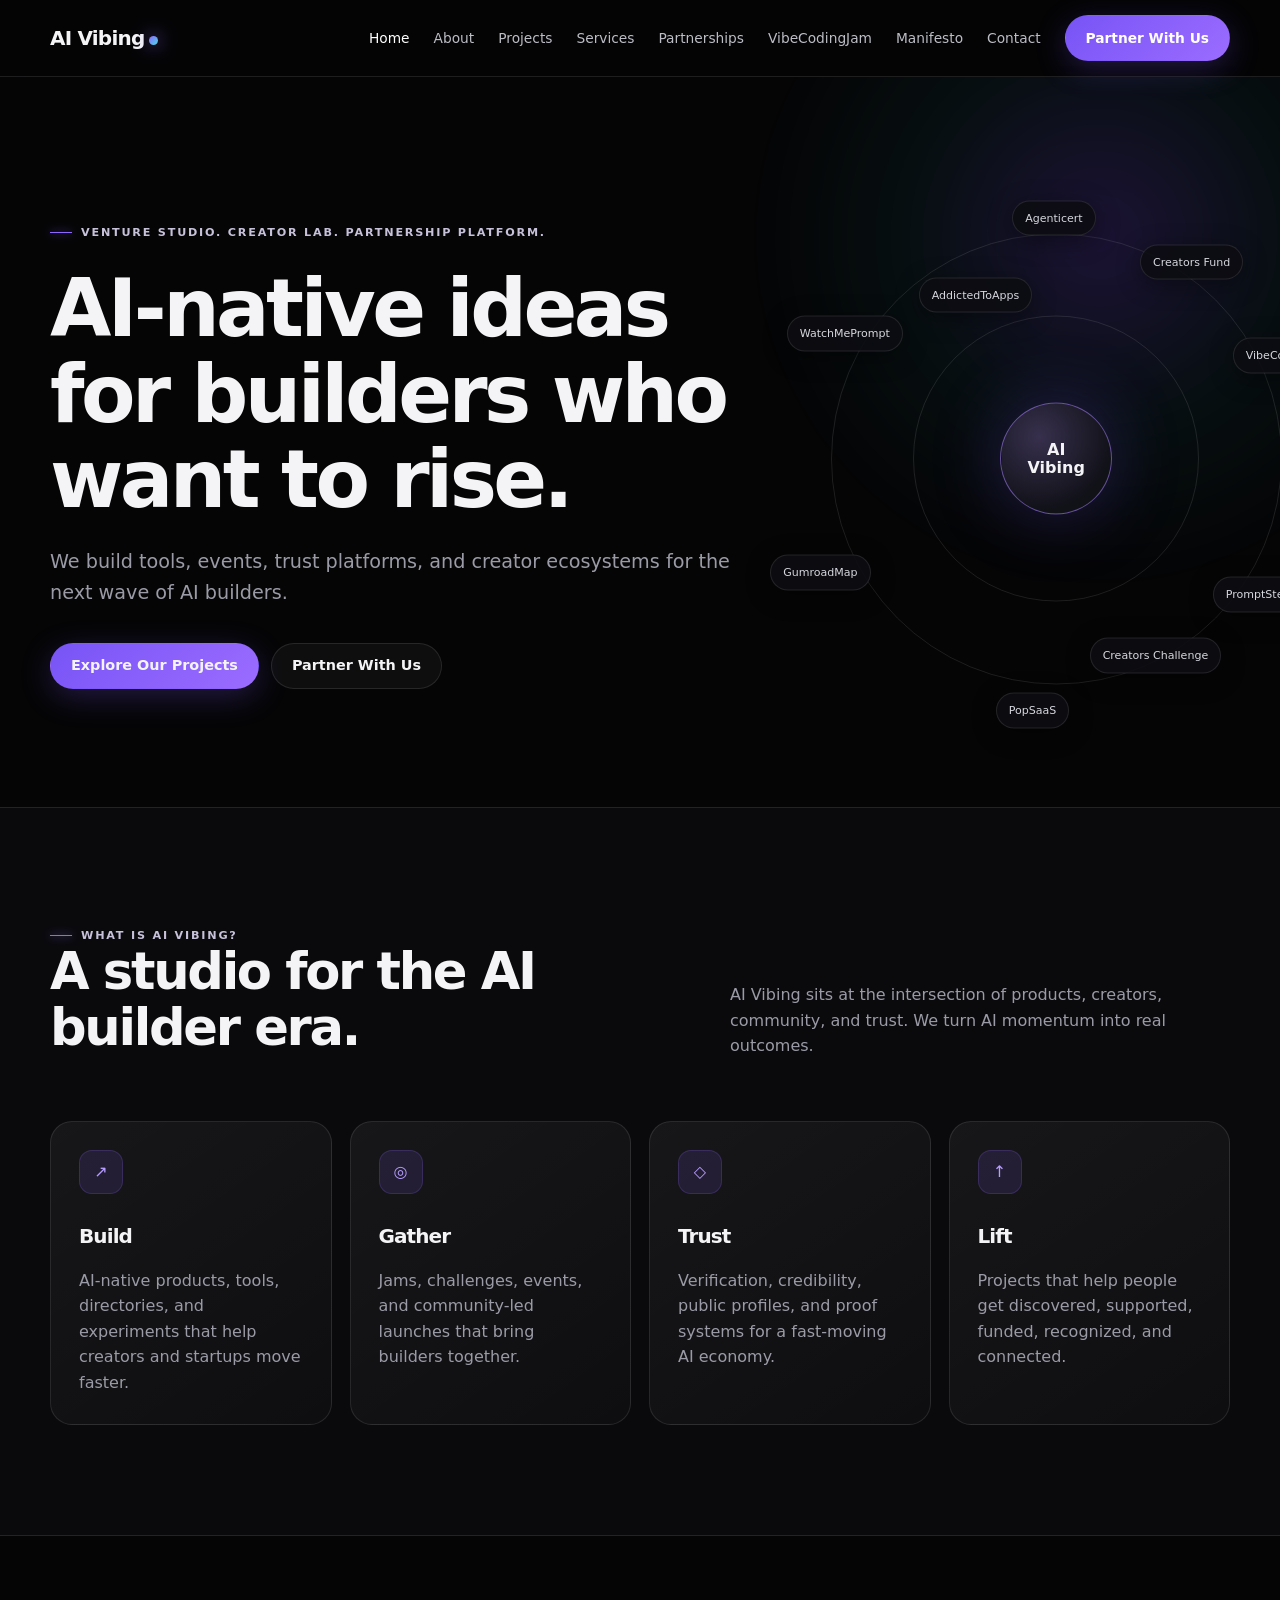
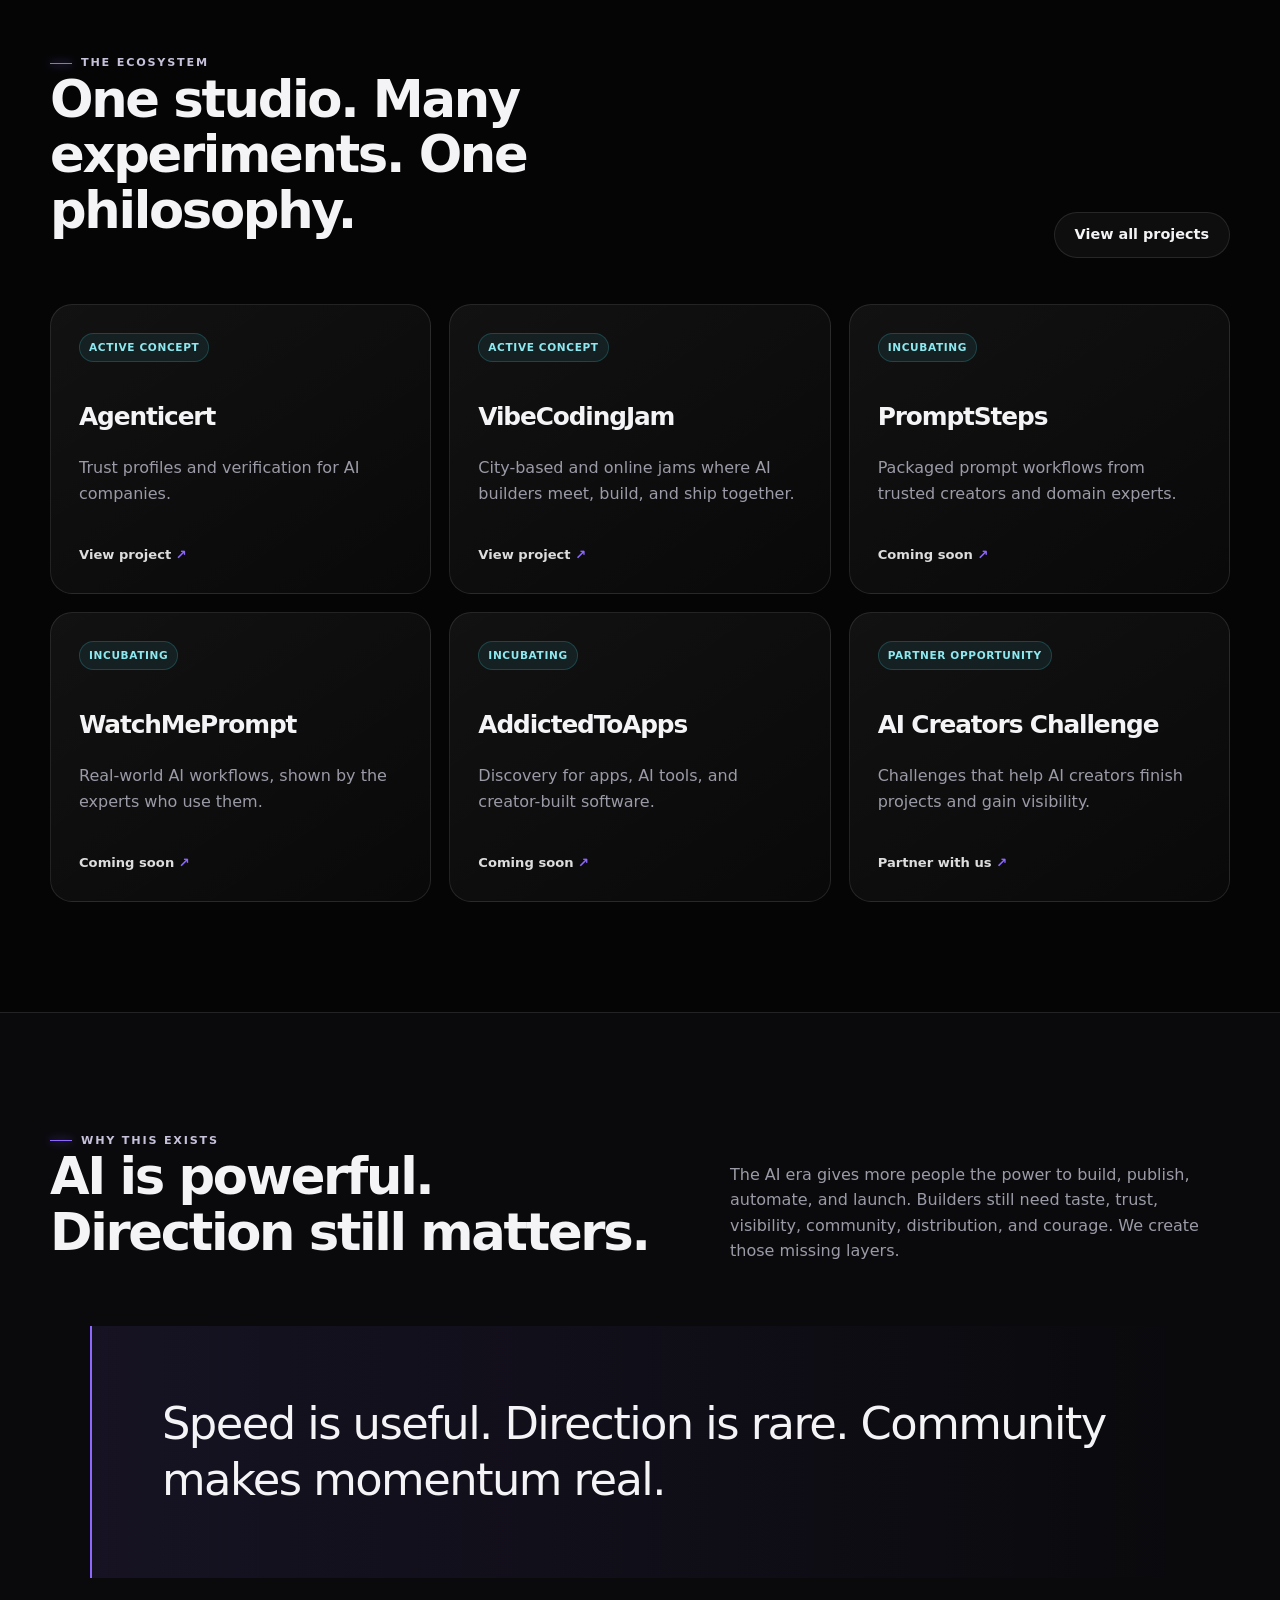
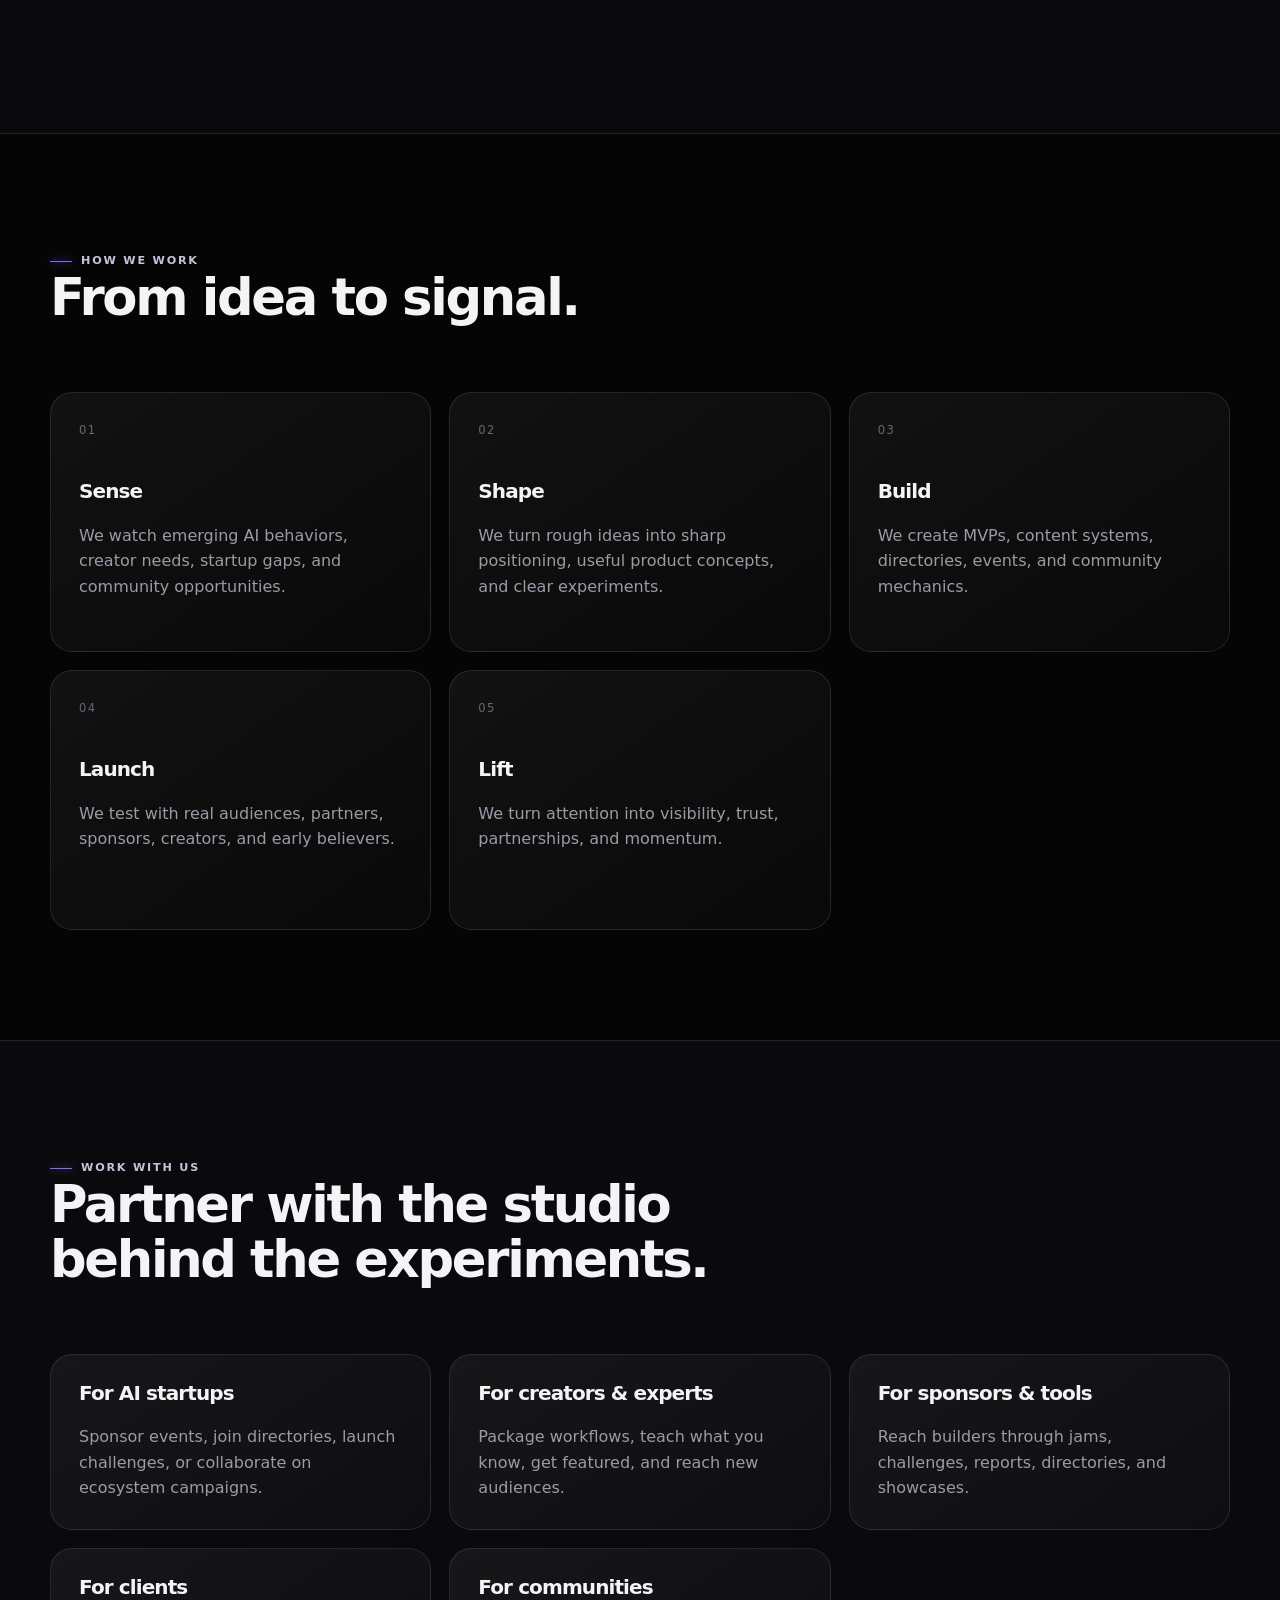
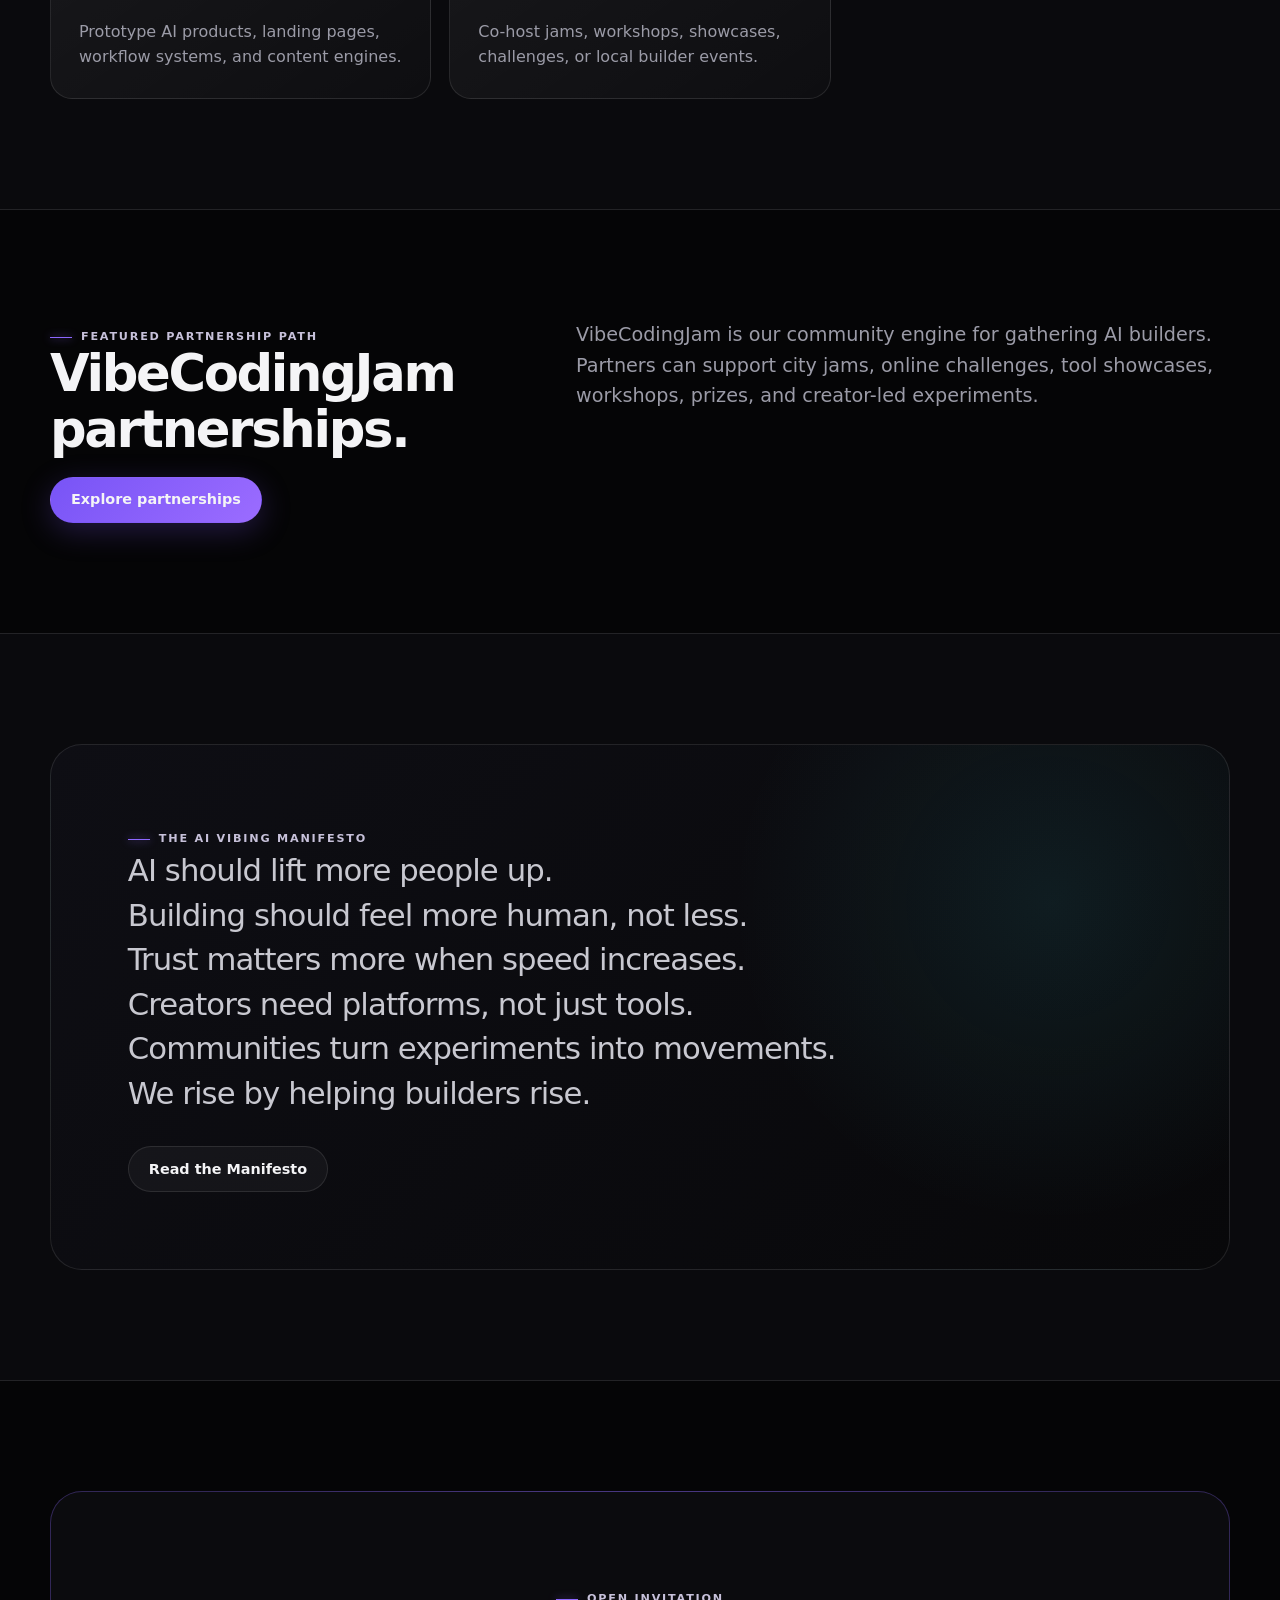
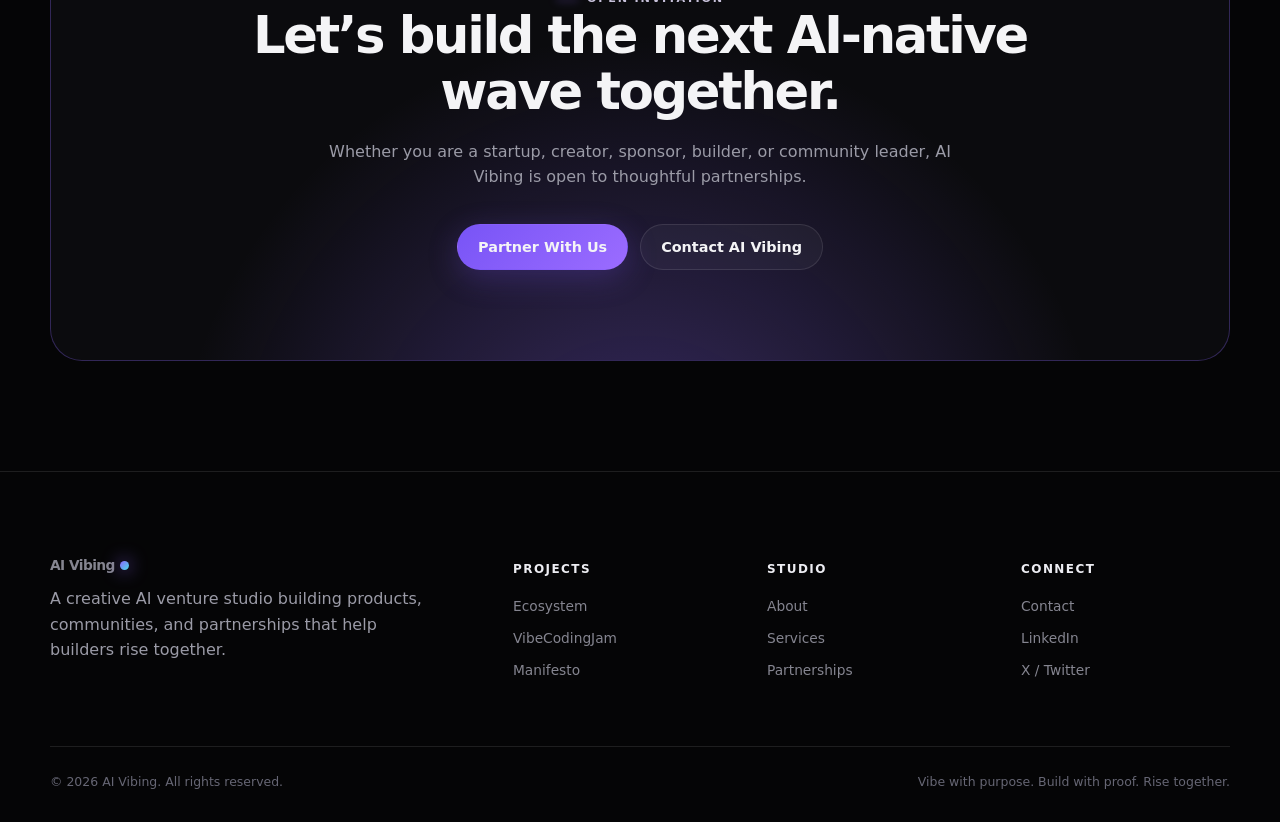
<file: index.html>
<!doctype html><html lang="en"><head><meta charset="utf-8"><meta name="viewport" content="width=device-width,initial-scale=1"><title>AI Vibing | AI Venture Studio and Creative AI Lab</title><meta name="description" content="AI Vibing builds AI-native products, communities and partnerships for the next generation of creators and startups."><link rel="stylesheet" href="assets/css/style.css"></head><body>
<header class="site-header"><nav class="nav container" aria-label="Main navigation"><a class="logo" href="index.html">AI Vibing<i></i></a><button class="menu-btn" aria-expanded="false" aria-label="Toggle navigation">☰</button><div class="nav-links"><a class="active" href="index.html">Home</a><a href="about.html">About</a><a href="projects.html">Projects</a><a href="services.html">Services</a><a href="partnerships.html">Partnerships</a><a href="vibecodingjam.html">VibeCodingJam</a><a href="manifesto.html">Manifesto</a><a href="contact.html">Contact</a><a class="btn btn-primary" href="partnerships.html">Partner With Us</a></div></nav></header>
<main><section class="hero hero-home"><div class="container"><div class="hero-copy"><span class="eyebrow">Venture studio. Creator lab. Partnership platform.</span><h1>AI-native ideas for builders who want to rise.</h1><p class="lede">We build tools, events, trust platforms, and creator ecosystems for the next wave of AI builders.</p><div class="hero-actions"><a class="btn btn-primary" href="projects.html">Explore Our Projects</a><a class="btn btn-secondary" href="partnerships.html">Partner With Us</a></div></div><div class="orbit" aria-label="AI Vibing project ecosystem"><div class="orbit-ring"></div><div class="orbit-ring"></div><div class="orbit-core">AI<br>Vibing</div><span class="node n1">Agenticert</span><span class="node n2">VibeCodingJam</span><span class="node n3">PromptSteps</span><span class="node n4">PopSaaS</span><span class="node n5">GumroadMap</span><span class="node n6">WatchMePrompt</span><span class="node n7">AddictedToApps</span><span class="node n8">Creators Challenge</span><span class="node n9">Creators Fund</span></div></div></section>
<section class="dark-band"><div class="container"><div class="section-head reveal"><div><span class="eyebrow">What is AI Vibing?</span><h2>A studio for the AI builder era.</h2></div><p>AI Vibing sits at the intersection of products, creators, community, and trust. We turn AI momentum into real outcomes.</p></div><div class="grid grid-4"><article class="card reveal"><span class="icon">↗</span><h3>Build</h3><p>AI-native products, tools, directories, and experiments that help creators and startups move faster.</p></article><article class="card reveal"><span class="icon">◎</span><h3>Gather</h3><p>Jams, challenges, events, and community-led launches that bring builders together.</p></article><article class="card reveal"><span class="icon">◇</span><h3>Trust</h3><p>Verification, credibility, public profiles, and proof systems for a fast-moving AI economy.</p></article><article class="card reveal"><span class="icon">↑</span><h3>Lift</h3><p>Projects that help people get discovered, supported, funded, recognized, and connected.</p></article></div></div></section>
<section><div class="container"><div class="section-head reveal"><div><span class="eyebrow">The ecosystem</span><h2>One studio. Many experiments. One philosophy.</h2></div><a class="btn btn-secondary" href="projects.html">View all projects</a></div><div class="grid grid-3"><article class="card project-card reveal"><span class="badge">Active concept</span><h3>Agenticert</h3><p>Trust profiles and verification for AI companies.</p><a class="card-link" href="projects.html">View project</a></article><article class="card project-card reveal"><span class="badge">Active concept</span><h3>VibeCodingJam</h3><p>City-based and online jams where AI builders meet, build, and ship together.</p><a class="card-link" href="vibecodingjam.html">View project</a></article><article class="card project-card reveal"><span class="badge">Incubating</span><h3>PromptSteps</h3><p>Packaged prompt workflows from trusted creators and domain experts.</p><a class="card-link" href="projects.html">Coming soon</a></article><article class="card project-card reveal"><span class="badge">Incubating</span><h3>WatchMePrompt</h3><p>Real-world AI workflows, shown by the experts who use them.</p><a class="card-link" href="projects.html">Coming soon</a></article><article class="card project-card reveal"><span class="badge">Incubating</span><h3>AddictedToApps</h3><p>Discovery for apps, AI tools, and creator-built software.</p><a class="card-link" href="projects.html">Coming soon</a></article><article class="card project-card reveal"><span class="badge">Partner opportunity</span><h3>AI Creators Challenge</h3><p>Challenges that help AI creators finish projects and gain visibility.</p><a class="card-link" href="partnerships.html">Partner with us</a></article></div></div></section>
<section class="dark-band"><div class="container"><div class="section-head reveal"><div><span class="eyebrow">Why this exists</span><h2>AI is powerful.<br>Direction still matters.</h2></div><p>The AI era gives more people the power to build, publish, automate, and launch. Builders still need taste, trust, visibility, community, distribution, and courage. We create those missing layers.</p></div><blockquote class="quote reveal">Speed is useful. Direction is rare. Community makes momentum real.</blockquote></div></section>
<section><div class="container"><div class="section-head reveal"><div><span class="eyebrow">How we work</span><h2>From idea to signal.</h2></div></div><div class="grid grid-3 process"><article class="card reveal"><h3>Sense</h3><p>We watch emerging AI behaviors, creator needs, startup gaps, and community opportunities.</p></article><article class="card reveal"><h3>Shape</h3><p>We turn rough ideas into sharp positioning, useful product concepts, and clear experiments.</p></article><article class="card reveal"><h3>Build</h3><p>We create MVPs, content systems, directories, events, and community mechanics.</p></article><article class="card reveal"><h3>Launch</h3><p>We test with real audiences, partners, sponsors, creators, and early believers.</p></article><article class="card reveal"><h3>Lift</h3><p>We turn attention into visibility, trust, partnerships, and momentum.</p></article></div></div></section>
<section class="dark-band"><div class="container"><div class="section-head reveal"><div><span class="eyebrow">Work with us</span><h2>Partner with the studio behind the experiments.</h2></div></div><div class="grid grid-3"><article class="card reveal"><h3>For AI startups</h3><p>Sponsor events, join directories, launch challenges, or collaborate on ecosystem campaigns.</p></article><article class="card reveal"><h3>For creators & experts</h3><p>Package workflows, teach what you know, get featured, and reach new audiences.</p></article><article class="card reveal"><h3>For sponsors & tools</h3><p>Reach builders through jams, challenges, reports, directories, and showcases.</p></article><article class="card reveal"><h3>For clients</h3><p>Prototype AI products, landing pages, workflow systems, and content engines.</p></article><article class="card reveal"><h3>For communities</h3><p>Co-host jams, workshops, showcases, challenges, or local builder events.</p></article></div></div></section>
<section><div class="container"><div class="split"><div class="reveal"><span class="eyebrow">Featured partnership path</span><h2>VibeCodingJam partnerships.</h2><a class="btn btn-primary" href="vibecodingjam.html">Explore partnerships</a></div><div class="reveal"><p class="lede">VibeCodingJam is our community engine for gathering AI builders. Partners can support city jams, online challenges, tool showcases, workshops, prizes, and creator-led experiments.</p></div></div></div></section>
<section class="dark-band"><div class="container"><div class="manifesto-preview reveal"><span class="eyebrow">The AI Vibing Manifesto</span><p class="manifesto-lines">AI should lift more people up.<br>Building should feel more human, not less.<br>Trust matters more when speed increases.<br>Creators need platforms, not just tools.<br>Communities turn experiments into movements.<br>We rise by helping builders rise.</p><a class="btn btn-secondary" href="manifesto.html">Read the Manifesto</a></div></div></section>
<section><div class="container"><div class="cta-panel reveal"><span class="eyebrow">Open invitation</span><h2>Let’s build the next AI-native wave together.</h2><p>Whether you are a startup, creator, sponsor, builder, or community leader, AI Vibing is open to thoughtful partnerships.</p><div class="hero-actions" style="justify-content:center"><a class="btn btn-primary" href="partnerships.html">Partner With Us</a><a class="btn btn-secondary" href="contact.html">Contact AI Vibing</a></div></div></div></section></main>
<footer class="site-footer"><div class="container"><div class="footer-grid"><div><a class="logo" href="index.html">AI Vibing<i></i></a><p class="footer-copy">A creative AI venture studio building products, communities, and partnerships that help builders rise together.</p></div><div><h4>Projects</h4><a href="projects.html">Ecosystem</a><a href="vibecodingjam.html">VibeCodingJam</a><a href="manifesto.html">Manifesto</a></div><div><h4>Studio</h4><a href="about.html">About</a><a href="services.html">Services</a><a href="partnerships.html">Partnerships</a></div><div><h4>Connect</h4><a href="contact.html">Contact</a><a href="#">LinkedIn</a><a href="#">X / Twitter</a></div></div><div class="copyright"><span>© 2026 AI Vibing. All rights reserved.</span><span>Vibe with purpose. Build with proof. Rise together.</span></div></div></footer><script src="assets/js/main.js"></script></body></html>
</file>
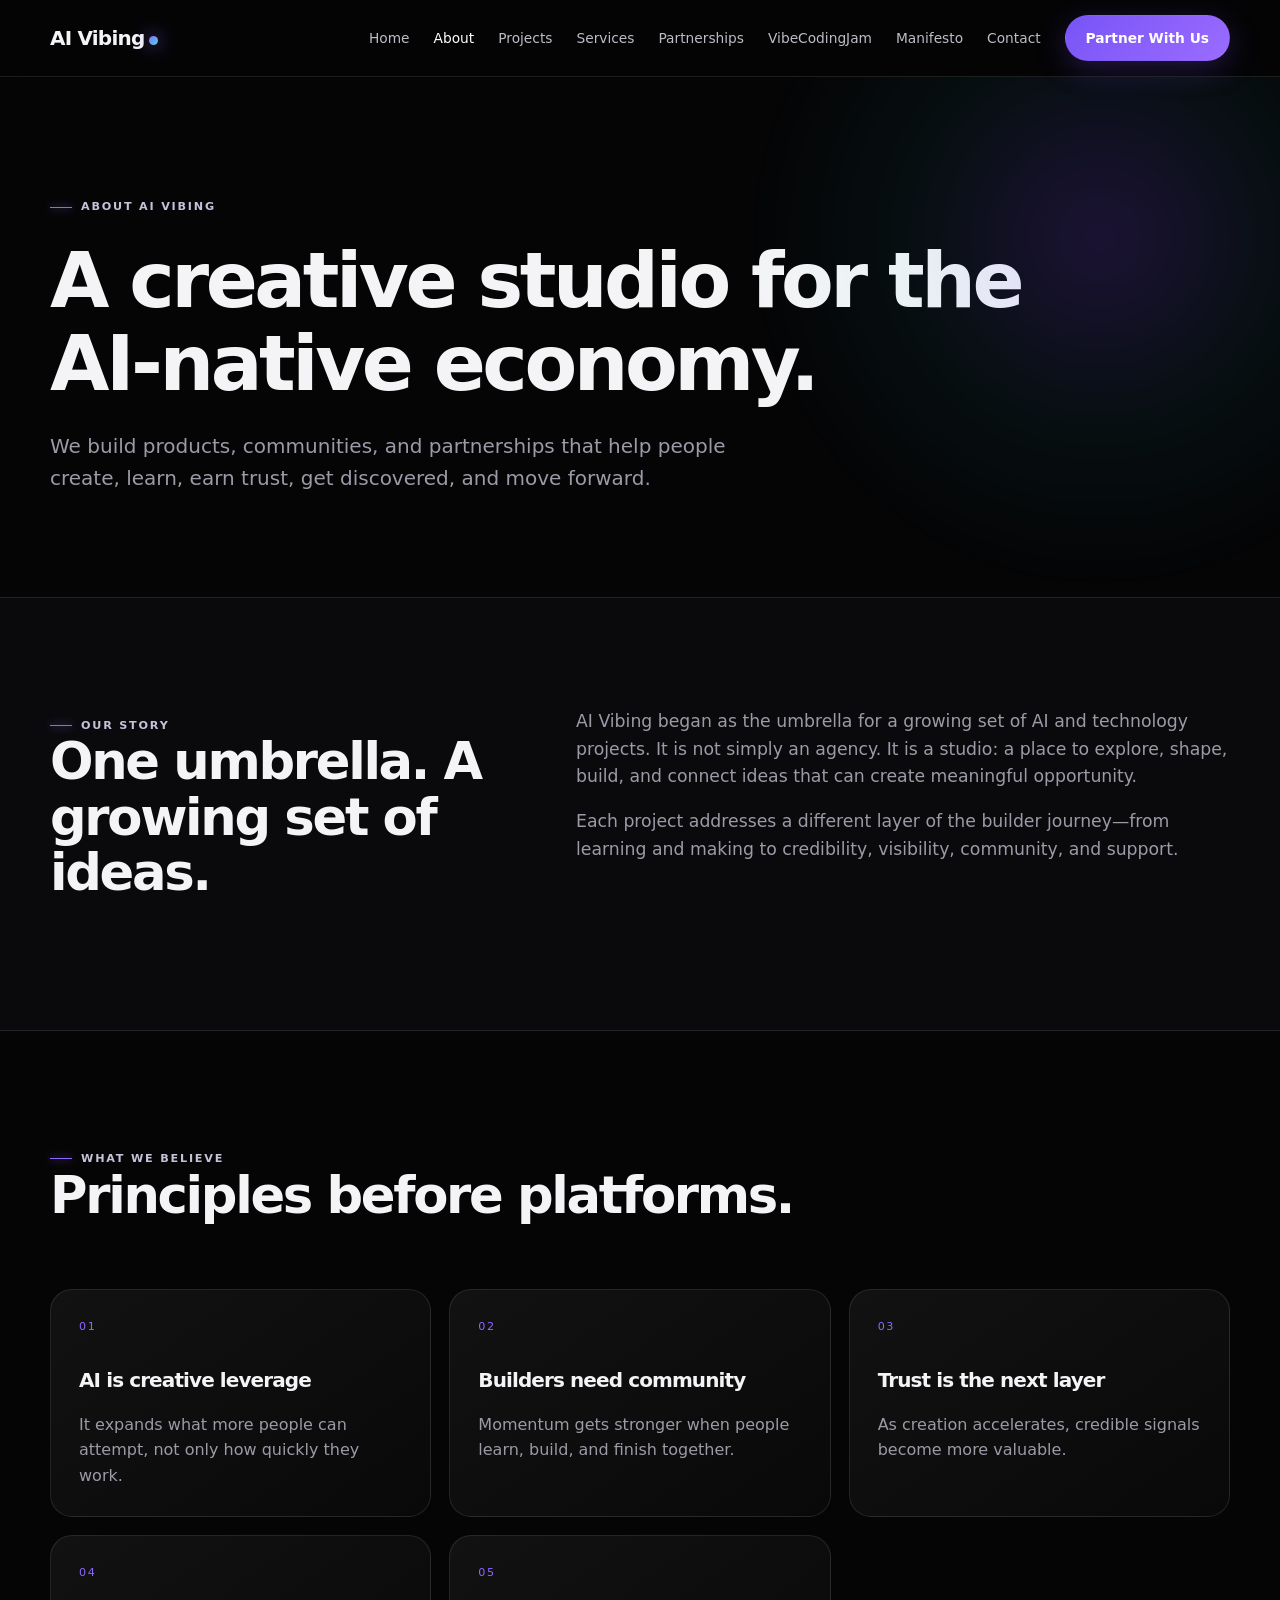
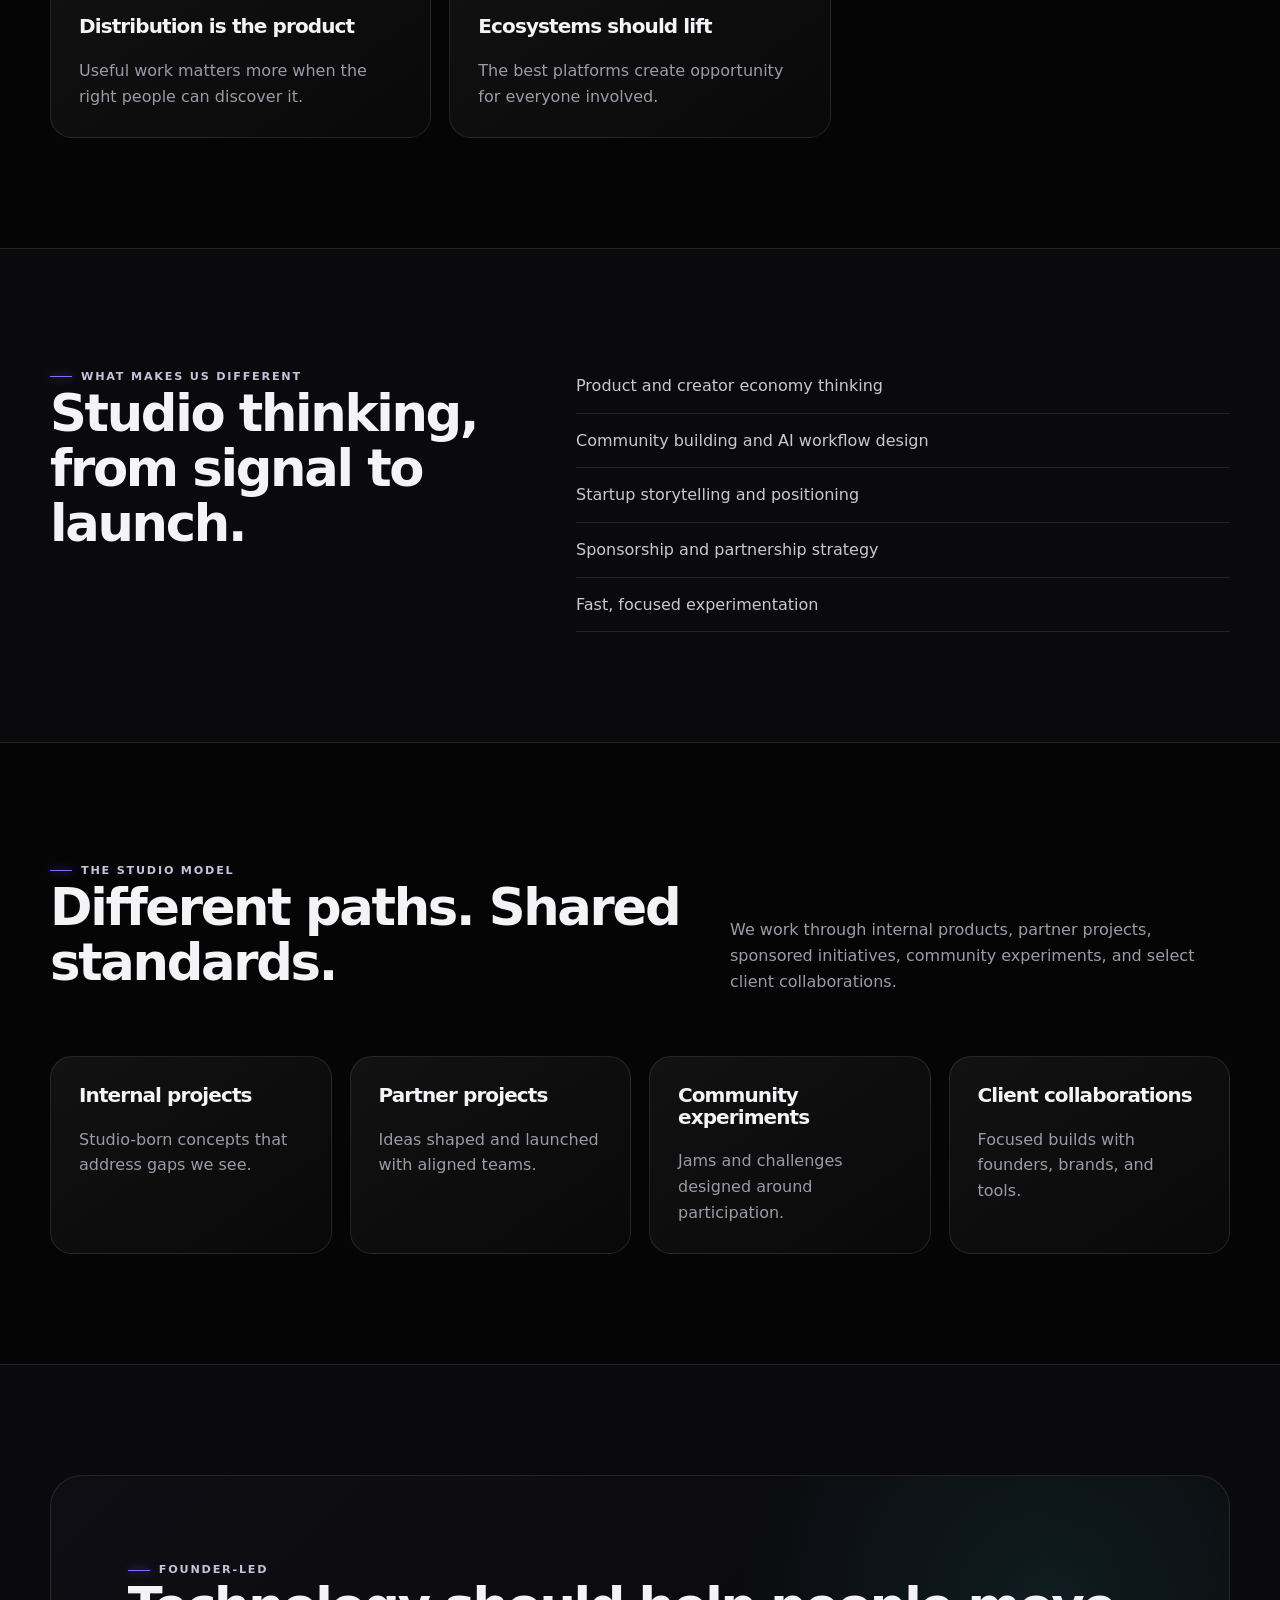
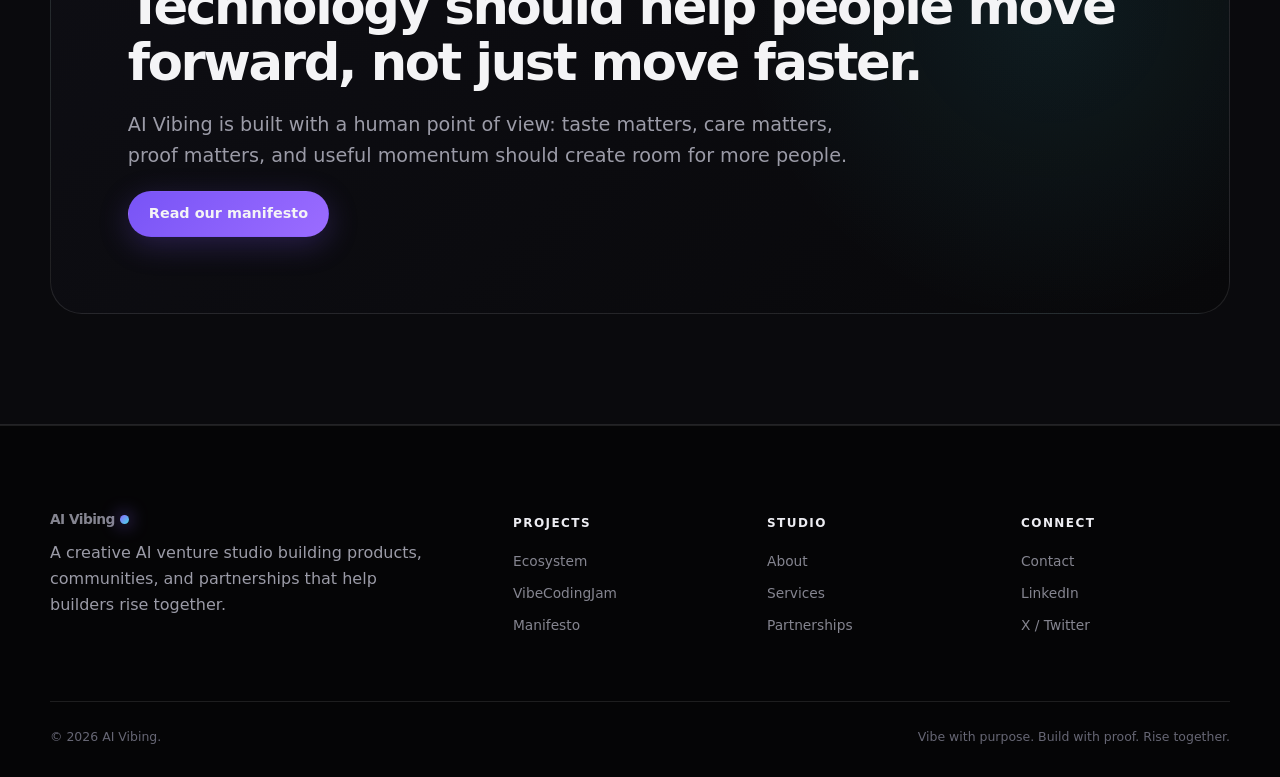
<file: about.html>
<!doctype html><html lang="en"><head><meta charset="utf-8"><meta name="viewport" content="width=device-width,initial-scale=1"><title>About AI Vibing | Building AI-native Products and Communities</title><meta name="description" content="Learn about AI Vibing, a founder-led creative AI venture studio building useful products, communities and trust systems."><link rel="stylesheet" href="assets/css/style.css"></head><body>
<header class="site-header"><nav class="nav container"><a class="logo" href="index.html">AI Vibing<i></i></a><button class="menu-btn" aria-expanded="false" aria-label="Toggle navigation">☰</button><div class="nav-links"><a href="index.html">Home</a><a class="active" href="about.html">About</a><a href="projects.html">Projects</a><a href="services.html">Services</a><a href="partnerships.html">Partnerships</a><a href="vibecodingjam.html">VibeCodingJam</a><a href="manifesto.html">Manifesto</a><a href="contact.html">Contact</a><a class="btn btn-primary" href="partnerships.html">Partner With Us</a></div></nav></header><main>
<section class="hero page-hero"><div class="container"><span class="eyebrow">About AI Vibing</span><h1>A creative studio for the AI-native economy.</h1><p class="lede">We build products, communities, and partnerships that help people create, learn, earn trust, get discovered, and move forward.</p></div></section>
<section class="dark-band"><div class="container split"><div class="reveal"><span class="eyebrow">Our story</span><h2>One umbrella. A growing set of ideas.</h2></div><div class="split-copy reveal"><p>AI Vibing began as the umbrella for a growing set of AI and technology projects. It is not simply an agency. It is a studio: a place to explore, shape, build, and connect ideas that can create meaningful opportunity.</p><p>Each project addresses a different layer of the builder journey—from learning and making to credibility, visibility, community, and support.</p></div></div></section>
<section><div class="container"><div class="section-head reveal"><div><span class="eyebrow">What we believe</span><h2>Principles before platforms.</h2></div></div><div class="grid grid-3"><article class="card reveal"><span class="card-index">01</span><h3>AI is creative leverage</h3><p>It expands what more people can attempt, not only how quickly they work.</p></article><article class="card reveal"><span class="card-index">02</span><h3>Builders need community</h3><p>Momentum gets stronger when people learn, build, and finish together.</p></article><article class="card reveal"><span class="card-index">03</span><h3>Trust is the next layer</h3><p>As creation accelerates, credible signals become more valuable.</p></article><article class="card reveal"><span class="card-index">04</span><h3>Distribution is the product</h3><p>Useful work matters more when the right people can discover it.</p></article><article class="card reveal"><span class="card-index">05</span><h3>Ecosystems should lift</h3><p>The best platforms create opportunity for everyone involved.</p></article></div></div></section>
<section class="dark-band"><div class="container split"><div class="reveal"><span class="eyebrow">What makes us different</span><h2>Studio thinking, from signal to launch.</h2></div><div class="reveal"><ul class="list"><li>Product and creator economy thinking</li><li>Community building and AI workflow design</li><li>Startup storytelling and positioning</li><li>Sponsorship and partnership strategy</li><li>Fast, focused experimentation</li></ul></div></div></section>
<section><div class="container"><div class="section-head reveal"><div><span class="eyebrow">The studio model</span><h2>Different paths. Shared standards.</h2></div><p>We work through internal products, partner projects, sponsored initiatives, community experiments, and select client collaborations.</p></div><div class="grid grid-4"><article class="card reveal"><h3>Internal projects</h3><p>Studio-born concepts that address gaps we see.</p></article><article class="card reveal"><h3>Partner projects</h3><p>Ideas shaped and launched with aligned teams.</p></article><article class="card reveal"><h3>Community experiments</h3><p>Jams and challenges designed around participation.</p></article><article class="card reveal"><h3>Client collaborations</h3><p>Focused builds with founders, brands, and tools.</p></article></div></div></section>
<section class="dark-band"><div class="container"><div class="manifesto-preview reveal"><span class="eyebrow">Founder-led</span><h2>Technology should help people move forward, not just move faster.</h2><p class="lede">AI Vibing is built with a human point of view: taste matters, care matters, proof matters, and useful momentum should create room for more people.</p><a class="btn btn-primary" href="manifesto.html">Read our manifesto</a></div></div></section></main>
<footer class="site-footer"><div class="container"><div class="footer-grid"><div><a class="logo" href="index.html">AI Vibing<i></i></a><p class="footer-copy">A creative AI venture studio building products, communities, and partnerships that help builders rise together.</p></div><div><h4>Projects</h4><a href="projects.html">Ecosystem</a><a href="vibecodingjam.html">VibeCodingJam</a><a href="manifesto.html">Manifesto</a></div><div><h4>Studio</h4><a href="about.html">About</a><a href="services.html">Services</a><a href="partnerships.html">Partnerships</a></div><div><h4>Connect</h4><a href="contact.html">Contact</a><a href="#">LinkedIn</a><a href="#">X / Twitter</a></div></div><div class="copyright"><span>© 2026 AI Vibing.</span><span>Vibe with purpose. Build with proof. Rise together.</span></div></div></footer><script src="assets/js/main.js"></script></body></html>
</file>
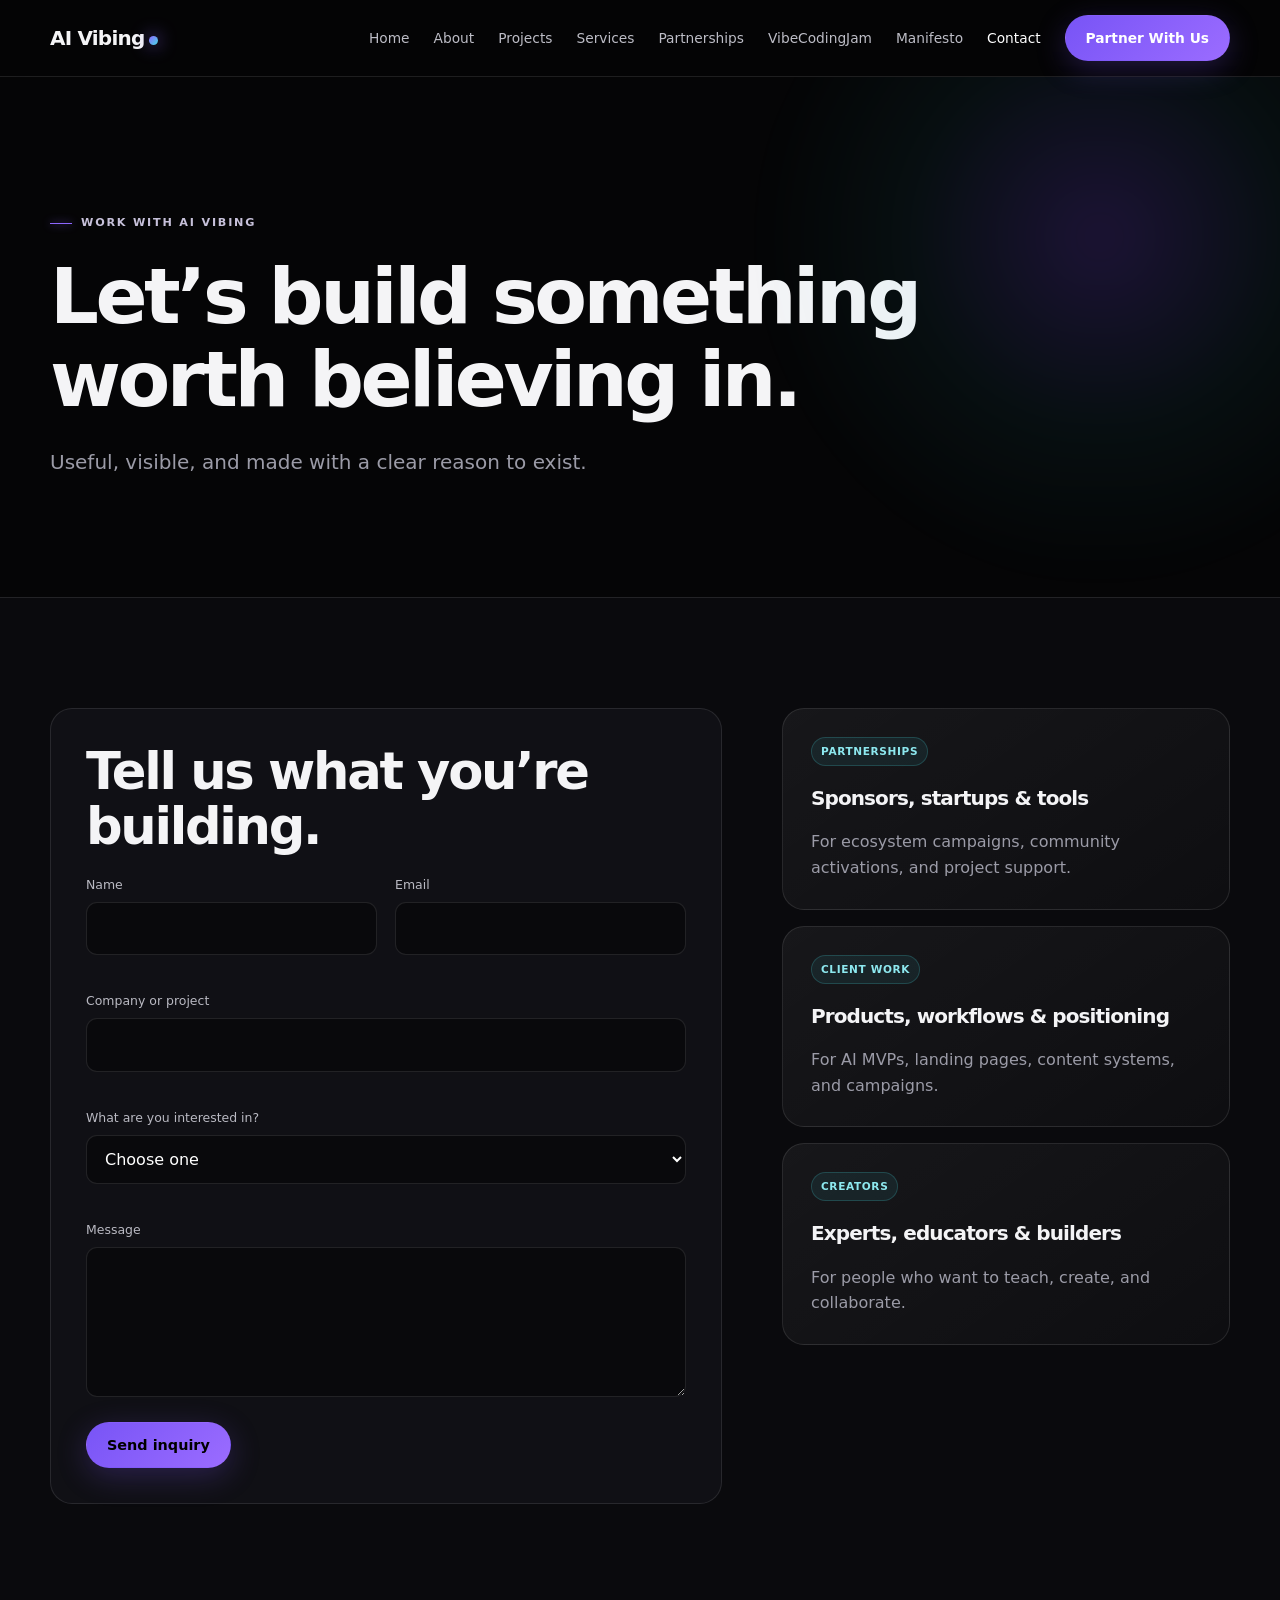
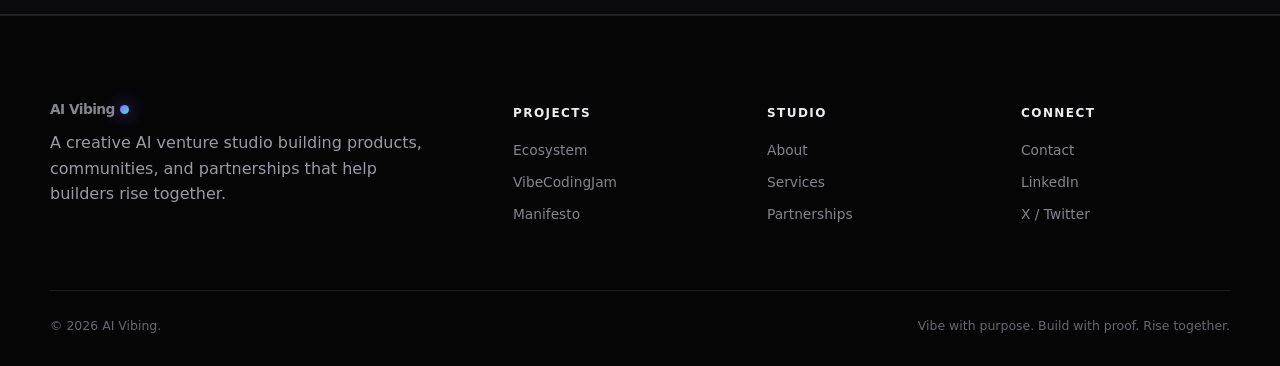
<file: contact.html>
<!doctype html><html lang="en"><head><meta charset="utf-8"><meta name="viewport" content="width=device-width,initial-scale=1"><title>Contact | Work With AI Vibing</title><meta name="description" content="Contact AI Vibing about partnerships, client work, sponsorships, VibeCodingJam and creator collaborations."><link rel="stylesheet" href="assets/css/style.css"></head><body>
<header class="site-header"><nav class="nav container"><a class="logo" href="index.html">AI Vibing<i></i></a><button class="menu-btn" aria-expanded="false" aria-label="Toggle navigation">☰</button><div class="nav-links"><a href="index.html">Home</a><a href="about.html">About</a><a href="projects.html">Projects</a><a href="services.html">Services</a><a href="partnerships.html">Partnerships</a><a href="vibecodingjam.html">VibeCodingJam</a><a href="manifesto.html">Manifesto</a><a class="active" href="contact.html">Contact</a><a class="btn btn-primary" href="partnerships.html">Partner With Us</a></div></nav></header><main>
<section class="hero page-hero"><div class="container"><span class="eyebrow">Work with AI Vibing</span><h1>Let’s build something worth believing in.</h1><p class="lede">Useful, visible, and made with a clear reason to exist.</p></div></section>
<section class="dark-band"><div class="container contact-layout"><form id="contact-form" class="contact-form reveal" novalidate><h2>Tell us what you’re building.</h2><div class="form-grid"><div class="field"><label for="name">Name</label><input id="name" name="name" autocomplete="name" required></div><div class="field"><label for="email">Email</label><input id="email" name="email" type="email" autocomplete="email" required></div><div class="field full"><label for="company">Company or project</label><input id="company" name="company" autocomplete="organization"></div><div class="field full"><label for="interest">What are you interested in?</label><select id="interest" name="interest" required><option value="">Choose one</option><option>Partnership</option><option>Client services</option><option>Sponsorship</option><option>VibeCodingJam</option><option>Project collaboration</option><option>Media or interview</option><option>Other</option></select></div><div class="field full"><label for="message">Message</label><textarea id="message" name="message" required></textarea></div></div><button class="btn btn-primary" type="submit">Send inquiry</button><div class="success" role="status">Thanks. Your message has been received. AI Vibing will review the opportunity and respond if there is a strong fit.</div></form><aside class="contact-side"><article class="card reveal"><span class="badge">Partnerships</span><h3>Sponsors, startups & tools</h3><p>For ecosystem campaigns, community activations, and project support.</p></article><article class="card reveal"><span class="badge">Client work</span><h3>Products, workflows & positioning</h3><p>For AI MVPs, landing pages, content systems, and campaigns.</p></article><article class="card reveal"><span class="badge">Creators</span><h3>Experts, educators & builders</h3><p>For people who want to teach, create, and collaborate.</p></article></aside></div></section></main>
<footer class="site-footer"><div class="container"><div class="footer-grid"><div><a class="logo" href="index.html">AI Vibing<i></i></a><p class="footer-copy">A creative AI venture studio building products, communities, and partnerships that help builders rise together.</p></div><div><h4>Projects</h4><a href="projects.html">Ecosystem</a><a href="vibecodingjam.html">VibeCodingJam</a><a href="manifesto.html">Manifesto</a></div><div><h4>Studio</h4><a href="about.html">About</a><a href="services.html">Services</a><a href="partnerships.html">Partnerships</a></div><div><h4>Connect</h4><a href="contact.html">Contact</a><a href="#">LinkedIn</a><a href="#">X / Twitter</a></div></div><div class="copyright"><span>© 2026 AI Vibing.</span><span>Vibe with purpose. Build with proof. Rise together.</span></div></div></footer><script src="assets/js/main.js"></script></body></html>
</file>
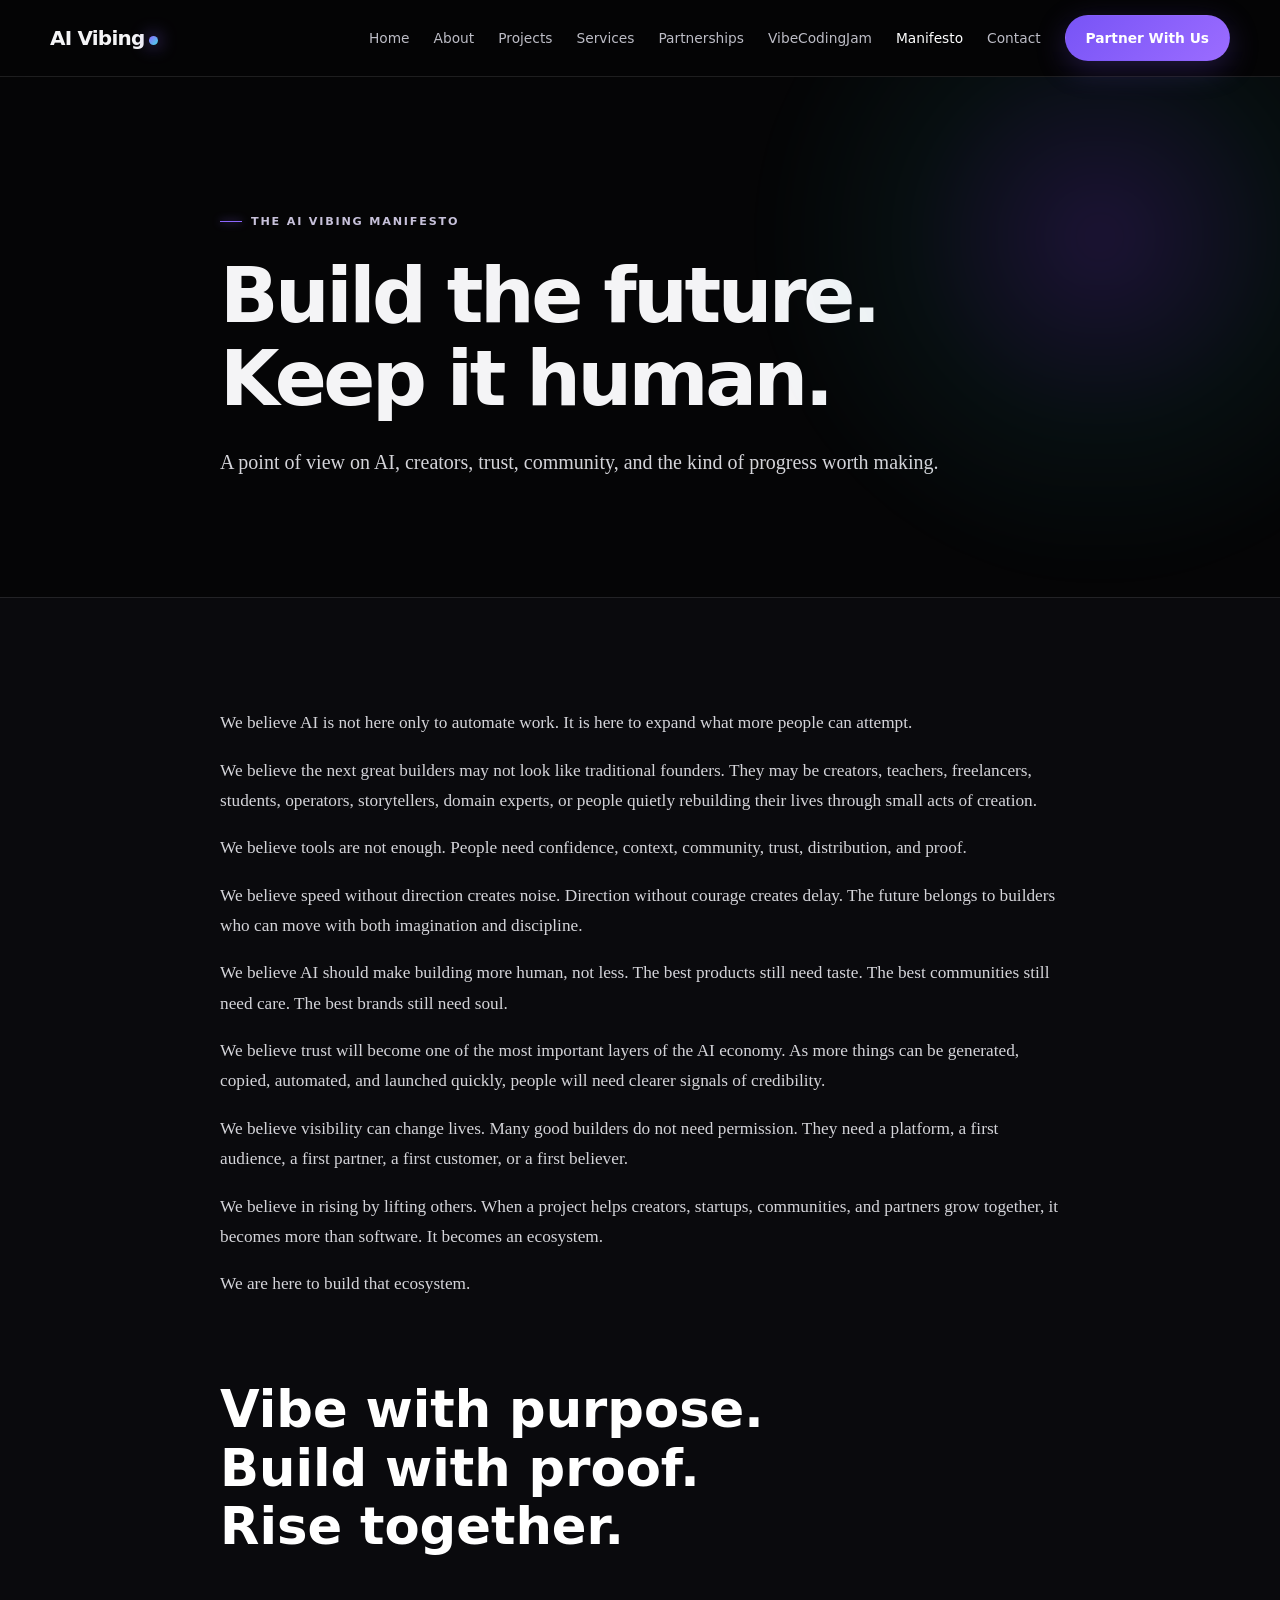
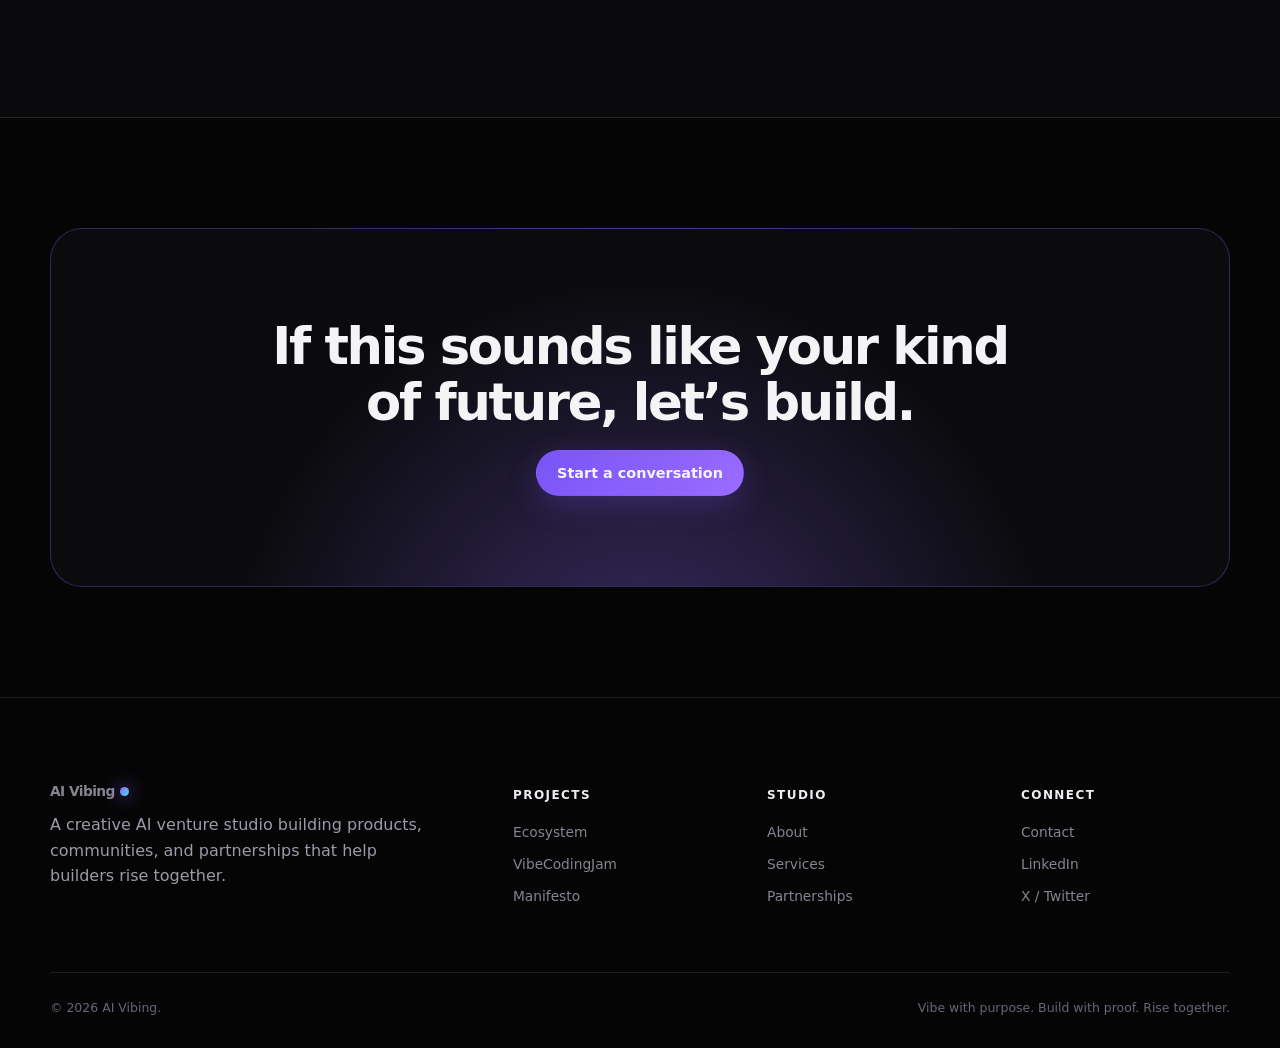
<file: manifesto.html>
<!doctype html><html lang="en"><head><meta charset="utf-8"><meta name="viewport" content="width=device-width,initial-scale=1"><title>Manifesto | The AI Vibing Manifesto</title><meta name="description" content="The AI Vibing manifesto: building a more human, trusted and inclusive AI creator ecosystem."><link rel="stylesheet" href="assets/css/style.css"></head><body>
<header class="site-header"><nav class="nav container"><a class="logo" href="index.html">AI Vibing<i></i></a><button class="menu-btn" aria-expanded="false" aria-label="Toggle navigation">☰</button><div class="nav-links"><a href="index.html">Home</a><a href="about.html">About</a><a href="projects.html">Projects</a><a href="services.html">Services</a><a href="partnerships.html">Partnerships</a><a href="vibecodingjam.html">VibeCodingJam</a><a class="active" href="manifesto.html">Manifesto</a><a href="contact.html">Contact</a><a class="btn btn-primary" href="partnerships.html">Partner With Us</a></div></nav></header><main>
<section class="hero page-hero"><div class="container editorial"><span class="eyebrow">The AI Vibing Manifesto</span><h1>Build the future. Keep it human.</h1><p class="lede">A point of view on AI, creators, trust, community, and the kind of progress worth making.</p></div></section>
<section class="dark-band"><article class="container editorial"><p class="reveal">We believe AI is not here only to automate work. It is here to expand what more people can attempt.</p><p class="reveal">We believe the next great builders may not look like traditional founders. They may be creators, teachers, freelancers, students, operators, storytellers, domain experts, or people quietly rebuilding their lives through small acts of creation.</p><p class="reveal">We believe tools are not enough. People need confidence, context, community, trust, distribution, and proof.</p><p class="reveal">We believe speed without direction creates noise. Direction without courage creates delay. The future belongs to builders who can move with both imagination and discipline.</p><p class="reveal">We believe AI should make building more human, not less. The best products still need taste. The best communities still need care. The best brands still need soul.</p><p class="reveal">We believe trust will become one of the most important layers of the AI economy. As more things can be generated, copied, automated, and launched quickly, people will need clearer signals of credibility.</p><p class="reveal">We believe visibility can change lives. Many good builders do not need permission. They need a platform, a first audience, a first partner, a first customer, or a first believer.</p><p class="reveal">We believe in rising by lifting others. When a project helps creators, startups, communities, and partners grow together, it becomes more than software. It becomes an ecosystem.</p><p class="reveal">We are here to build that ecosystem.</p><p class="final-line reveal">Vibe with purpose.<br>Build with proof.<br>Rise together.</p></article></section>
<section><div class="container"><div class="cta-panel reveal"><h2>If this sounds like your kind of future, let’s build.</h2><a class="btn btn-primary" href="contact.html">Start a conversation</a></div></div></section></main>
<footer class="site-footer"><div class="container"><div class="footer-grid"><div><a class="logo" href="index.html">AI Vibing<i></i></a><p class="footer-copy">A creative AI venture studio building products, communities, and partnerships that help builders rise together.</p></div><div><h4>Projects</h4><a href="projects.html">Ecosystem</a><a href="vibecodingjam.html">VibeCodingJam</a><a href="manifesto.html">Manifesto</a></div><div><h4>Studio</h4><a href="about.html">About</a><a href="services.html">Services</a><a href="partnerships.html">Partnerships</a></div><div><h4>Connect</h4><a href="contact.html">Contact</a><a href="#">LinkedIn</a><a href="#">X / Twitter</a></div></div><div class="copyright"><span>© 2026 AI Vibing.</span><span>Vibe with purpose. Build with proof. Rise together.</span></div></div></footer><script src="assets/js/main.js"></script></body></html>
</file>
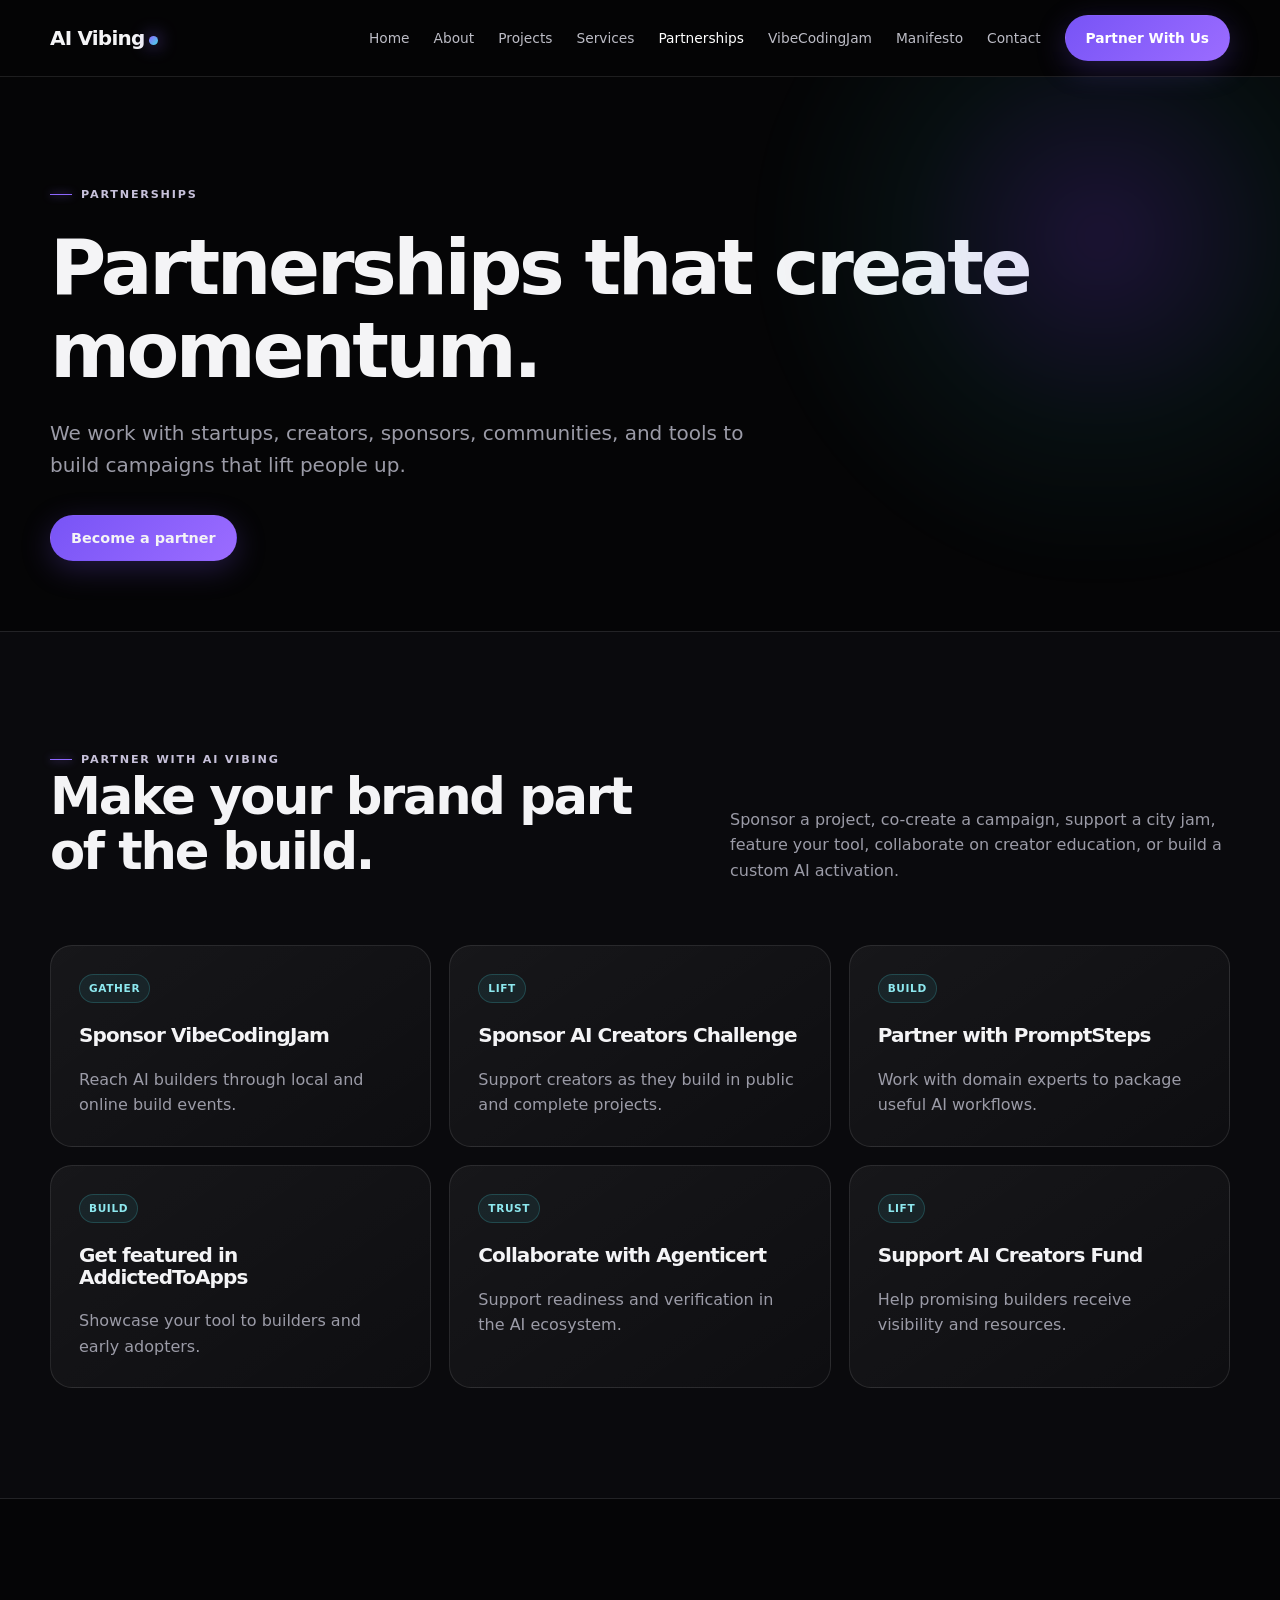
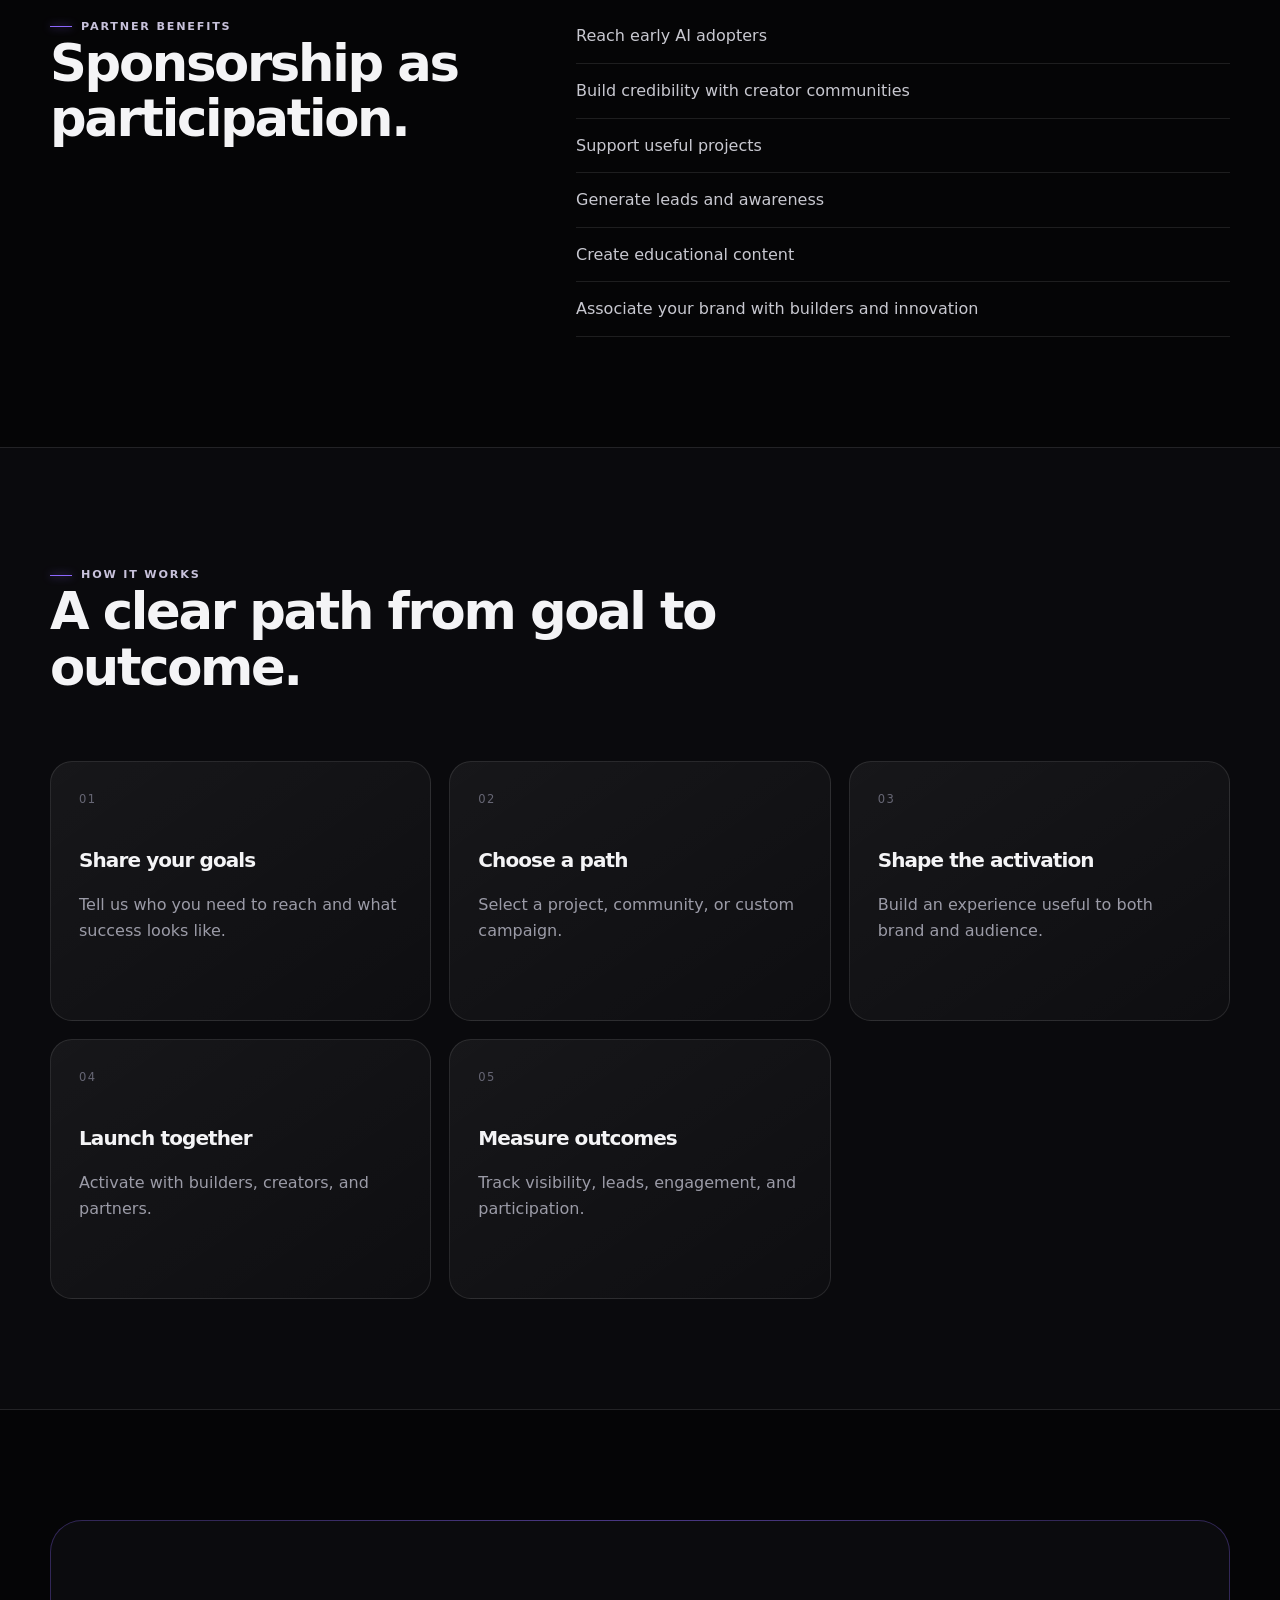
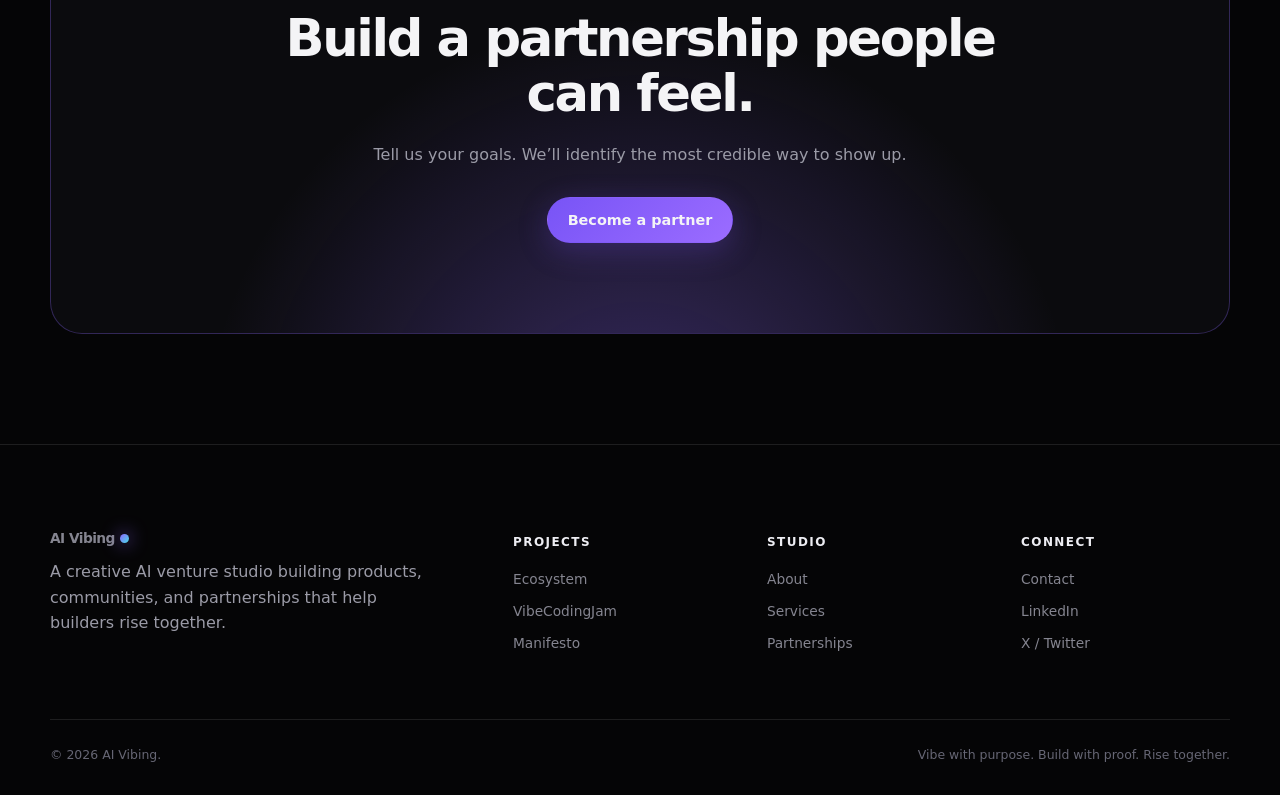
<file: partnerships.html>
<!doctype html><html lang="en"><head><meta charset="utf-8"><meta name="viewport" content="width=device-width,initial-scale=1"><title>Partnerships | Partner With AI Vibing</title><meta name="description" content="Partner with AI Vibing on builder events, sponsored challenges, creator education, trust initiatives and custom AI activations."><link rel="stylesheet" href="assets/css/style.css"></head><body>
<header class="site-header"><nav class="nav container"><a class="logo" href="index.html">AI Vibing<i></i></a><button class="menu-btn" aria-expanded="false" aria-label="Toggle navigation">☰</button><div class="nav-links"><a href="index.html">Home</a><a href="about.html">About</a><a href="projects.html">Projects</a><a href="services.html">Services</a><a class="active" href="partnerships.html">Partnerships</a><a href="vibecodingjam.html">VibeCodingJam</a><a href="manifesto.html">Manifesto</a><a href="contact.html">Contact</a><a class="btn btn-primary" href="partnerships.html">Partner With Us</a></div></nav></header><main>
<section class="hero page-hero"><div class="container"><span class="eyebrow">Partnerships</span><h1>Partnerships that create momentum.</h1><p class="lede">We work with startups, creators, sponsors, communities, and tools to build campaigns that lift people up.</p><div class="hero-actions"><a class="btn btn-primary" href="contact.html">Become a partner</a></div></div></section>
<section class="dark-band"><div class="container"><div class="section-head reveal"><div><span class="eyebrow">Partner with AI Vibing</span><h2>Make your brand part of the build.</h2></div><p>Sponsor a project, co-create a campaign, support a city jam, feature your tool, collaborate on creator education, or build a custom AI activation.</p></div><div class="grid grid-3"><article class="card reveal"><span class="badge">Gather</span><h3>Sponsor VibeCodingJam</h3><p>Reach AI builders through local and online build events.</p></article><article class="card reveal"><span class="badge">Lift</span><h3>Sponsor AI Creators Challenge</h3><p>Support creators as they build in public and complete projects.</p></article><article class="card reveal"><span class="badge">Build</span><h3>Partner with PromptSteps</h3><p>Work with domain experts to package useful AI workflows.</p></article><article class="card reveal"><span class="badge">Build</span><h3>Get featured in AddictedToApps</h3><p>Showcase your tool to builders and early adopters.</p></article><article class="card reveal"><span class="badge">Trust</span><h3>Collaborate with Agenticert</h3><p>Support readiness and verification in the AI ecosystem.</p></article><article class="card reveal"><span class="badge">Lift</span><h3>Support AI Creators Fund</h3><p>Help promising builders receive visibility and resources.</p></article></div></div></section>
<section><div class="container split"><div class="reveal"><span class="eyebrow">Partner benefits</span><h2>Sponsorship as participation.</h2></div><div class="reveal"><ul class="list"><li>Reach early AI adopters</li><li>Build credibility with creator communities</li><li>Support useful projects</li><li>Generate leads and awareness</li><li>Create educational content</li><li>Associate your brand with builders and innovation</li></ul></div></div></section>
<section class="dark-band"><div class="container"><div class="section-head reveal"><div><span class="eyebrow">How it works</span><h2>A clear path from goal to outcome.</h2></div></div><div class="grid grid-3 process"><article class="card reveal"><h3>Share your goals</h3><p>Tell us who you need to reach and what success looks like.</p></article><article class="card reveal"><h3>Choose a path</h3><p>Select a project, community, or custom campaign.</p></article><article class="card reveal"><h3>Shape the activation</h3><p>Build an experience useful to both brand and audience.</p></article><article class="card reveal"><h3>Launch together</h3><p>Activate with builders, creators, and partners.</p></article><article class="card reveal"><h3>Measure outcomes</h3><p>Track visibility, leads, engagement, and participation.</p></article></div></div></section>
<section><div class="container"><div class="cta-panel reveal"><h2>Build a partnership people can feel.</h2><p>Tell us your goals. We’ll identify the most credible way to show up.</p><a class="btn btn-primary" href="contact.html">Become a partner</a></div></div></section></main>
<footer class="site-footer"><div class="container"><div class="footer-grid"><div><a class="logo" href="index.html">AI Vibing<i></i></a><p class="footer-copy">A creative AI venture studio building products, communities, and partnerships that help builders rise together.</p></div><div><h4>Projects</h4><a href="projects.html">Ecosystem</a><a href="vibecodingjam.html">VibeCodingJam</a><a href="manifesto.html">Manifesto</a></div><div><h4>Studio</h4><a href="about.html">About</a><a href="services.html">Services</a><a href="partnerships.html">Partnerships</a></div><div><h4>Connect</h4><a href="contact.html">Contact</a><a href="#">LinkedIn</a><a href="#">X / Twitter</a></div></div><div class="copyright"><span>© 2026 AI Vibing.</span><span>Vibe with purpose. Build with proof. Rise together.</span></div></div></footer><script src="assets/js/main.js"></script></body></html>
</file>
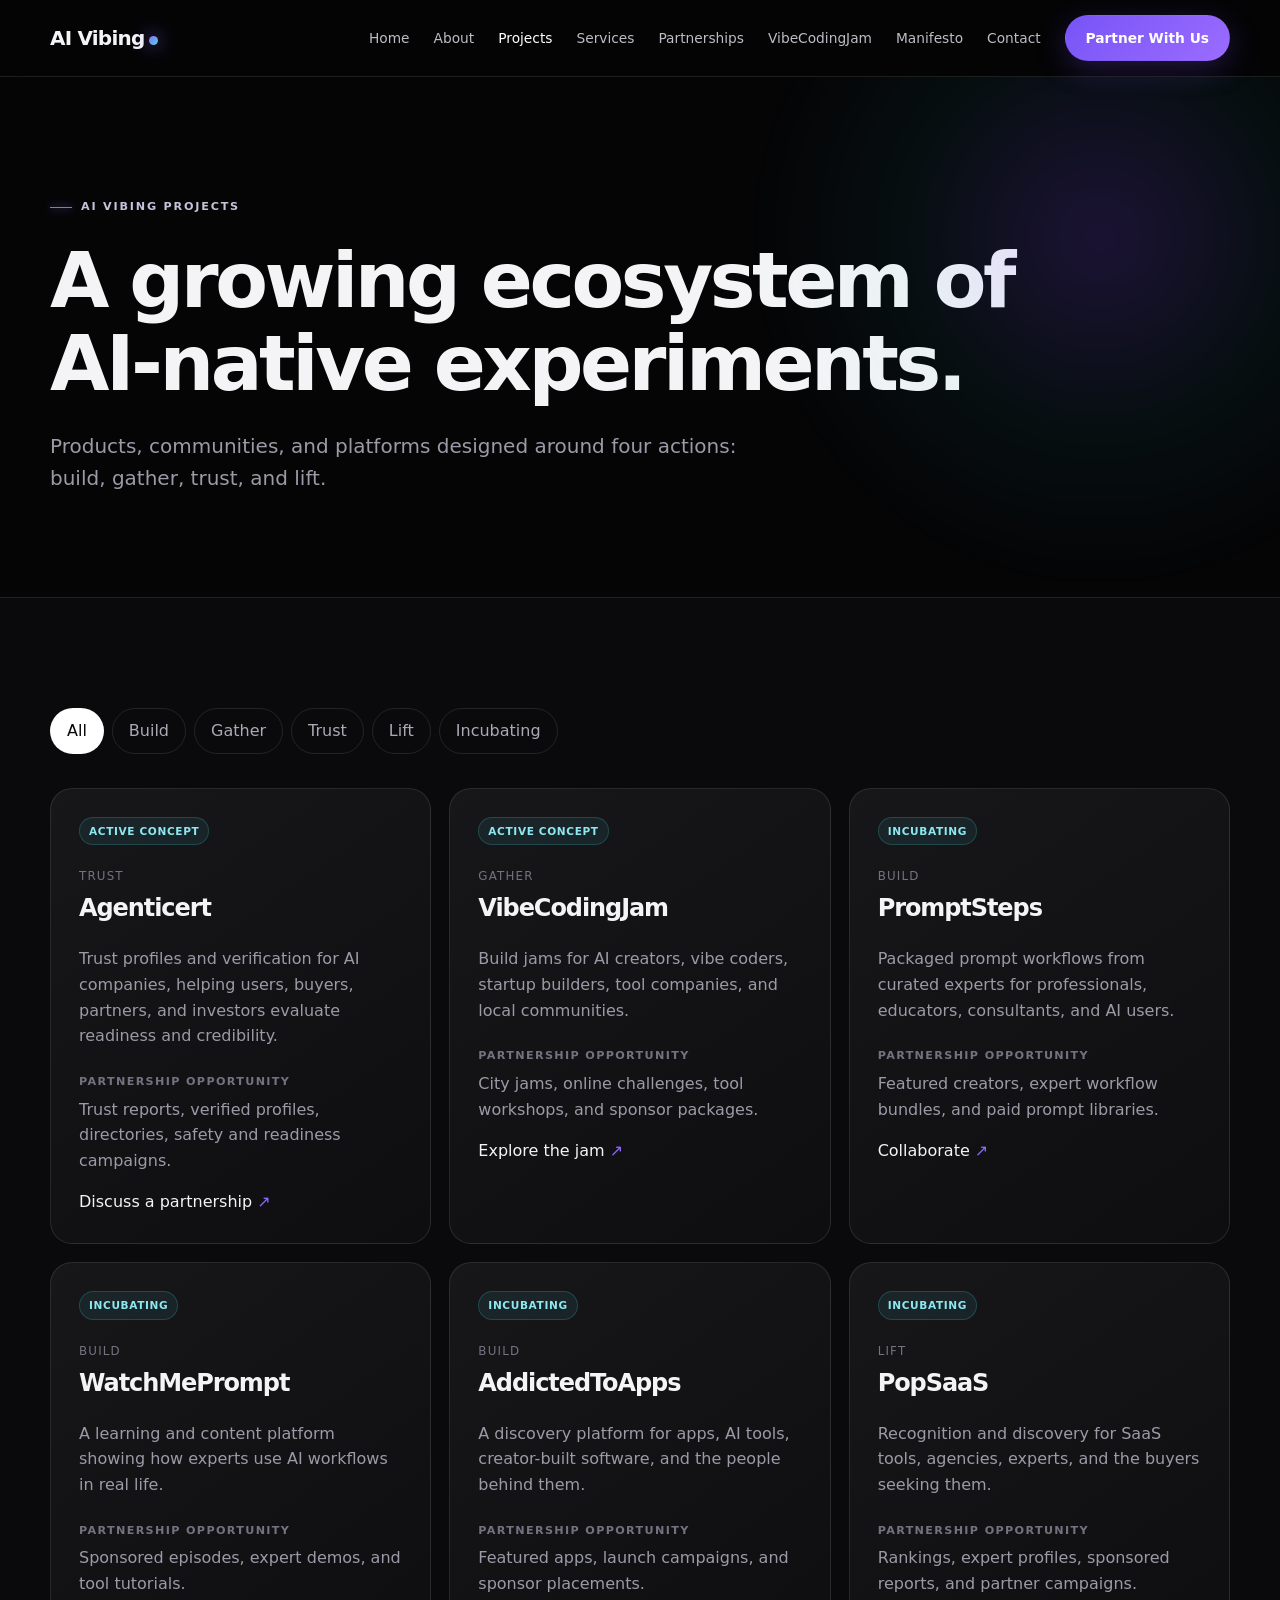
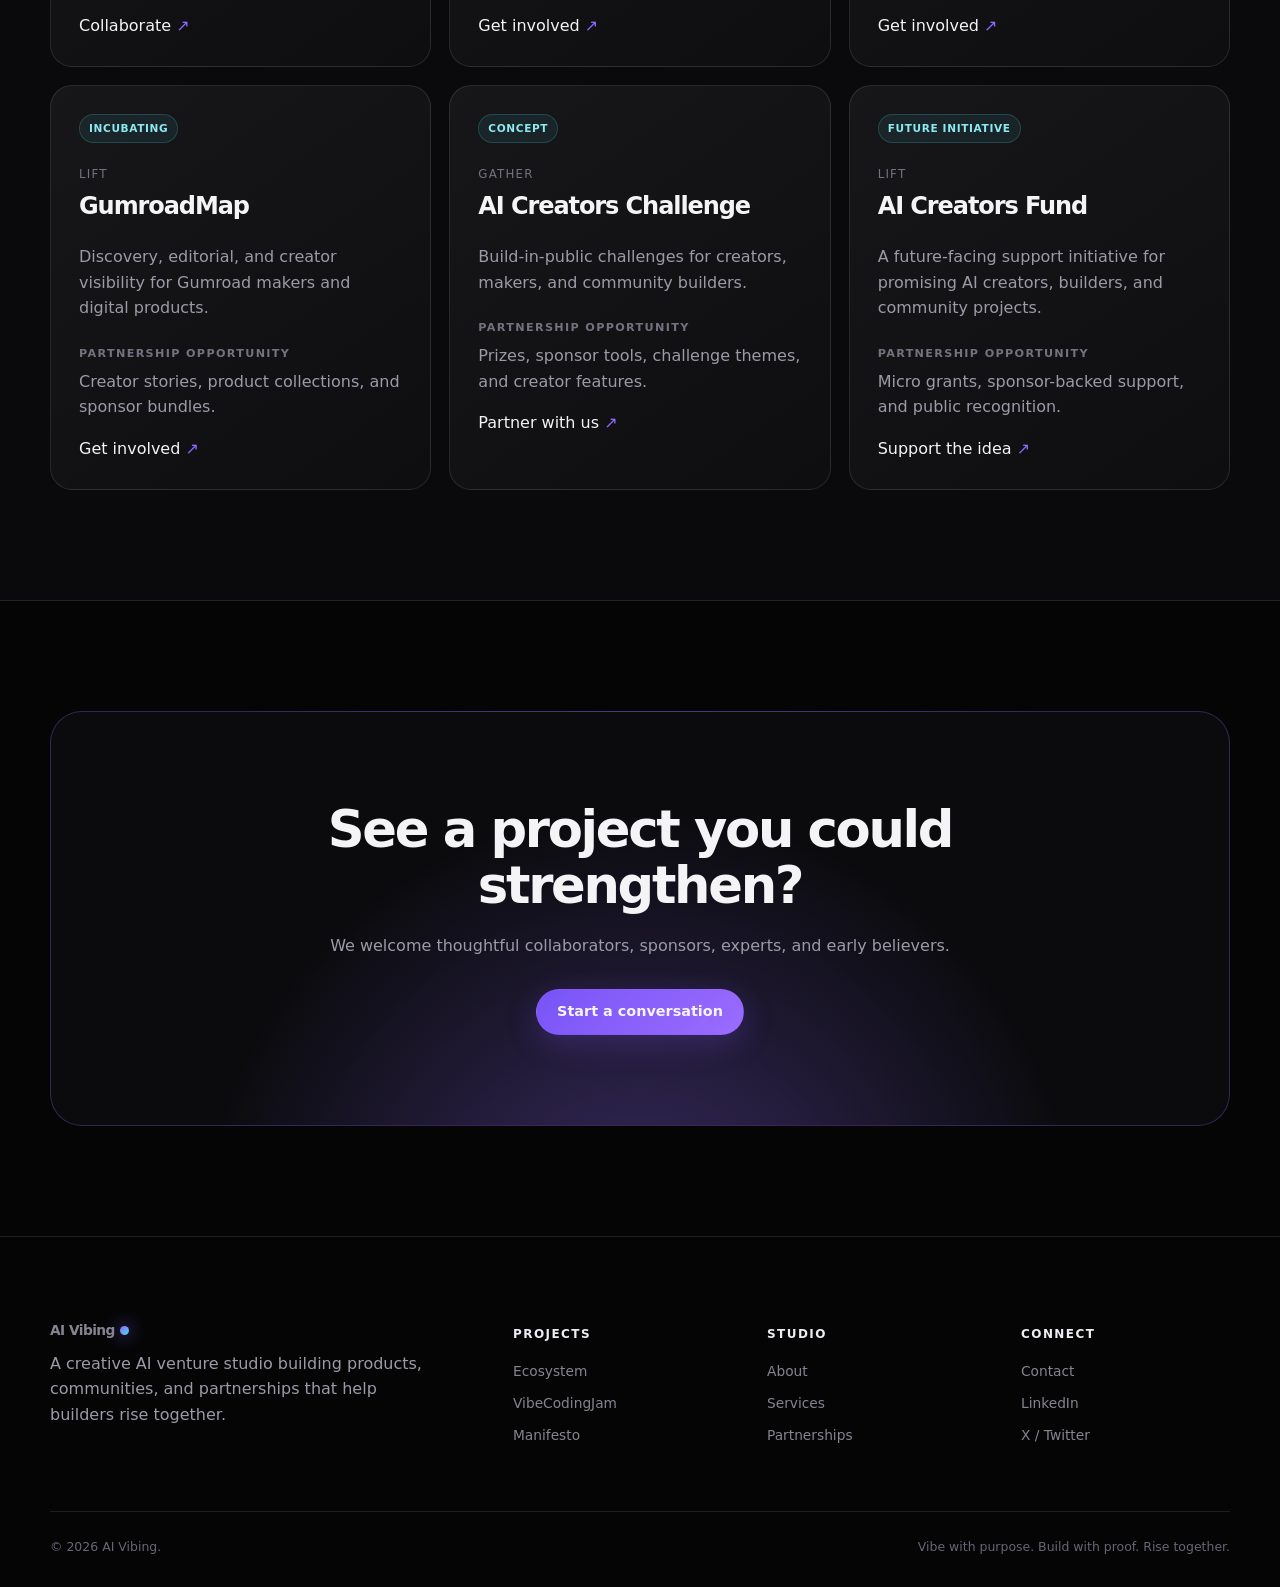
<file: projects.html>
<!doctype html><html lang="en"><head><meta charset="utf-8"><meta name="viewport" content="width=device-width,initial-scale=1"><title>Projects | AI Vibing Ecosystem</title><meta name="description" content="Explore the growing AI Vibing ecosystem of products, communities, trust platforms and creator initiatives."><link rel="stylesheet" href="assets/css/style.css"></head><body>
<header class="site-header"><nav class="nav container"><a class="logo" href="index.html">AI Vibing<i></i></a><button class="menu-btn" aria-expanded="false" aria-label="Toggle navigation">☰</button><div class="nav-links"><a href="index.html">Home</a><a href="about.html">About</a><a class="active" href="projects.html">Projects</a><a href="services.html">Services</a><a href="partnerships.html">Partnerships</a><a href="vibecodingjam.html">VibeCodingJam</a><a href="manifesto.html">Manifesto</a><a href="contact.html">Contact</a><a class="btn btn-primary" href="partnerships.html">Partner With Us</a></div></nav></header><main>
<section class="hero page-hero"><div class="container"><span class="eyebrow">AI Vibing Projects</span><h1>A growing ecosystem of AI-native experiments.</h1><p class="lede">Products, communities, and platforms designed around four actions: build, gather, trust, and lift.</p></div></section>
<section class="dark-band"><div class="container"><div class="filters" aria-label="Filter projects"><button class="filter-btn active" data-filter="all">All</button><button class="filter-btn" data-filter="build">Build</button><button class="filter-btn" data-filter="gather">Gather</button><button class="filter-btn" data-filter="trust">Trust</button><button class="filter-btn" data-filter="lift">Lift</button><button class="filter-btn" data-filter="incubating">Incubating</button></div><div class="grid grid-3">
<article class="card detail-card project-detail reveal" data-tags="trust"><span class="badge">Active concept</span><p class="project-meta">Trust</p><h3>Agenticert</h3><p>Trust profiles and verification for AI companies, helping users, buyers, partners, and investors evaluate readiness and credibility.</p><h4>Partnership opportunity</h4><p>Trust reports, verified profiles, directories, safety and readiness campaigns.</p><a class="card-link" href="contact.html">Discuss a partnership</a></article>
<article class="card detail-card project-detail reveal" data-tags="gather"><span class="badge">Active concept</span><p class="project-meta">Gather</p><h3>VibeCodingJam</h3><p>Build jams for AI creators, vibe coders, startup builders, tool companies, and local communities.</p><h4>Partnership opportunity</h4><p>City jams, online challenges, tool workshops, and sponsor packages.</p><a class="card-link" href="vibecodingjam.html">Explore the jam</a></article>
<article class="card detail-card project-detail reveal" data-tags="build incubating"><span class="badge">Incubating</span><p class="project-meta">Build</p><h3>PromptSteps</h3><p>Packaged prompt workflows from curated experts for professionals, educators, consultants, and AI users.</p><h4>Partnership opportunity</h4><p>Featured creators, expert workflow bundles, and paid prompt libraries.</p><a class="card-link" href="contact.html">Collaborate</a></article>
<article class="card detail-card project-detail reveal" data-tags="build incubating"><span class="badge">Incubating</span><p class="project-meta">Build</p><h3>WatchMePrompt</h3><p>A learning and content platform showing how experts use AI workflows in real life.</p><h4>Partnership opportunity</h4><p>Sponsored episodes, expert demos, and tool tutorials.</p><a class="card-link" href="contact.html">Collaborate</a></article>
<article class="card detail-card project-detail reveal" data-tags="build incubating"><span class="badge">Incubating</span><p class="project-meta">Build</p><h3>AddictedToApps</h3><p>A discovery platform for apps, AI tools, creator-built software, and the people behind them.</p><h4>Partnership opportunity</h4><p>Featured apps, launch campaigns, and sponsor placements.</p><a class="card-link" href="contact.html">Get involved</a></article>
<article class="card detail-card project-detail reveal" data-tags="lift incubating"><span class="badge">Incubating</span><p class="project-meta">Lift</p><h3>PopSaaS</h3><p>Recognition and discovery for SaaS tools, agencies, experts, and the buyers seeking them.</p><h4>Partnership opportunity</h4><p>Rankings, expert profiles, sponsored reports, and partner campaigns.</p><a class="card-link" href="contact.html">Get involved</a></article>
<article class="card detail-card project-detail reveal" data-tags="lift incubating"><span class="badge">Incubating</span><p class="project-meta">Lift</p><h3>GumroadMap</h3><p>Discovery, editorial, and creator visibility for Gumroad makers and digital products.</p><h4>Partnership opportunity</h4><p>Creator stories, product collections, and sponsor bundles.</p><a class="card-link" href="contact.html">Get involved</a></article>
<article class="card detail-card project-detail reveal" data-tags="gather"><span class="badge">Concept</span><p class="project-meta">Gather</p><h3>AI Creators Challenge</h3><p>Build-in-public challenges for creators, makers, and community builders.</p><h4>Partnership opportunity</h4><p>Prizes, sponsor tools, challenge themes, and creator features.</p><a class="card-link" href="partnerships.html">Partner with us</a></article>
<article class="card detail-card project-detail reveal" data-tags="lift"><span class="badge">Future initiative</span><p class="project-meta">Lift</p><h3>AI Creators Fund</h3><p>A future-facing support initiative for promising AI creators, builders, and community projects.</p><h4>Partnership opportunity</h4><p>Micro grants, sponsor-backed support, and public recognition.</p><a class="card-link" href="partnerships.html">Support the idea</a></article>
</div></div></section><section><div class="container"><div class="cta-panel reveal"><h2>See a project you could strengthen?</h2><p>We welcome thoughtful collaborators, sponsors, experts, and early believers.</p><a class="btn btn-primary" href="contact.html">Start a conversation</a></div></div></section></main>
<footer class="site-footer"><div class="container"><div class="footer-grid"><div><a class="logo" href="index.html">AI Vibing<i></i></a><p class="footer-copy">A creative AI venture studio building products, communities, and partnerships that help builders rise together.</p></div><div><h4>Projects</h4><a href="projects.html">Ecosystem</a><a href="vibecodingjam.html">VibeCodingJam</a><a href="manifesto.html">Manifesto</a></div><div><h4>Studio</h4><a href="about.html">About</a><a href="services.html">Services</a><a href="partnerships.html">Partnerships</a></div><div><h4>Connect</h4><a href="contact.html">Contact</a><a href="#">LinkedIn</a><a href="#">X / Twitter</a></div></div><div class="copyright"><span>© 2026 AI Vibing.</span><span>Vibe with purpose. Build with proof. Rise together.</span></div></div></footer><script src="assets/js/main.js"></script></body></html>
</file>
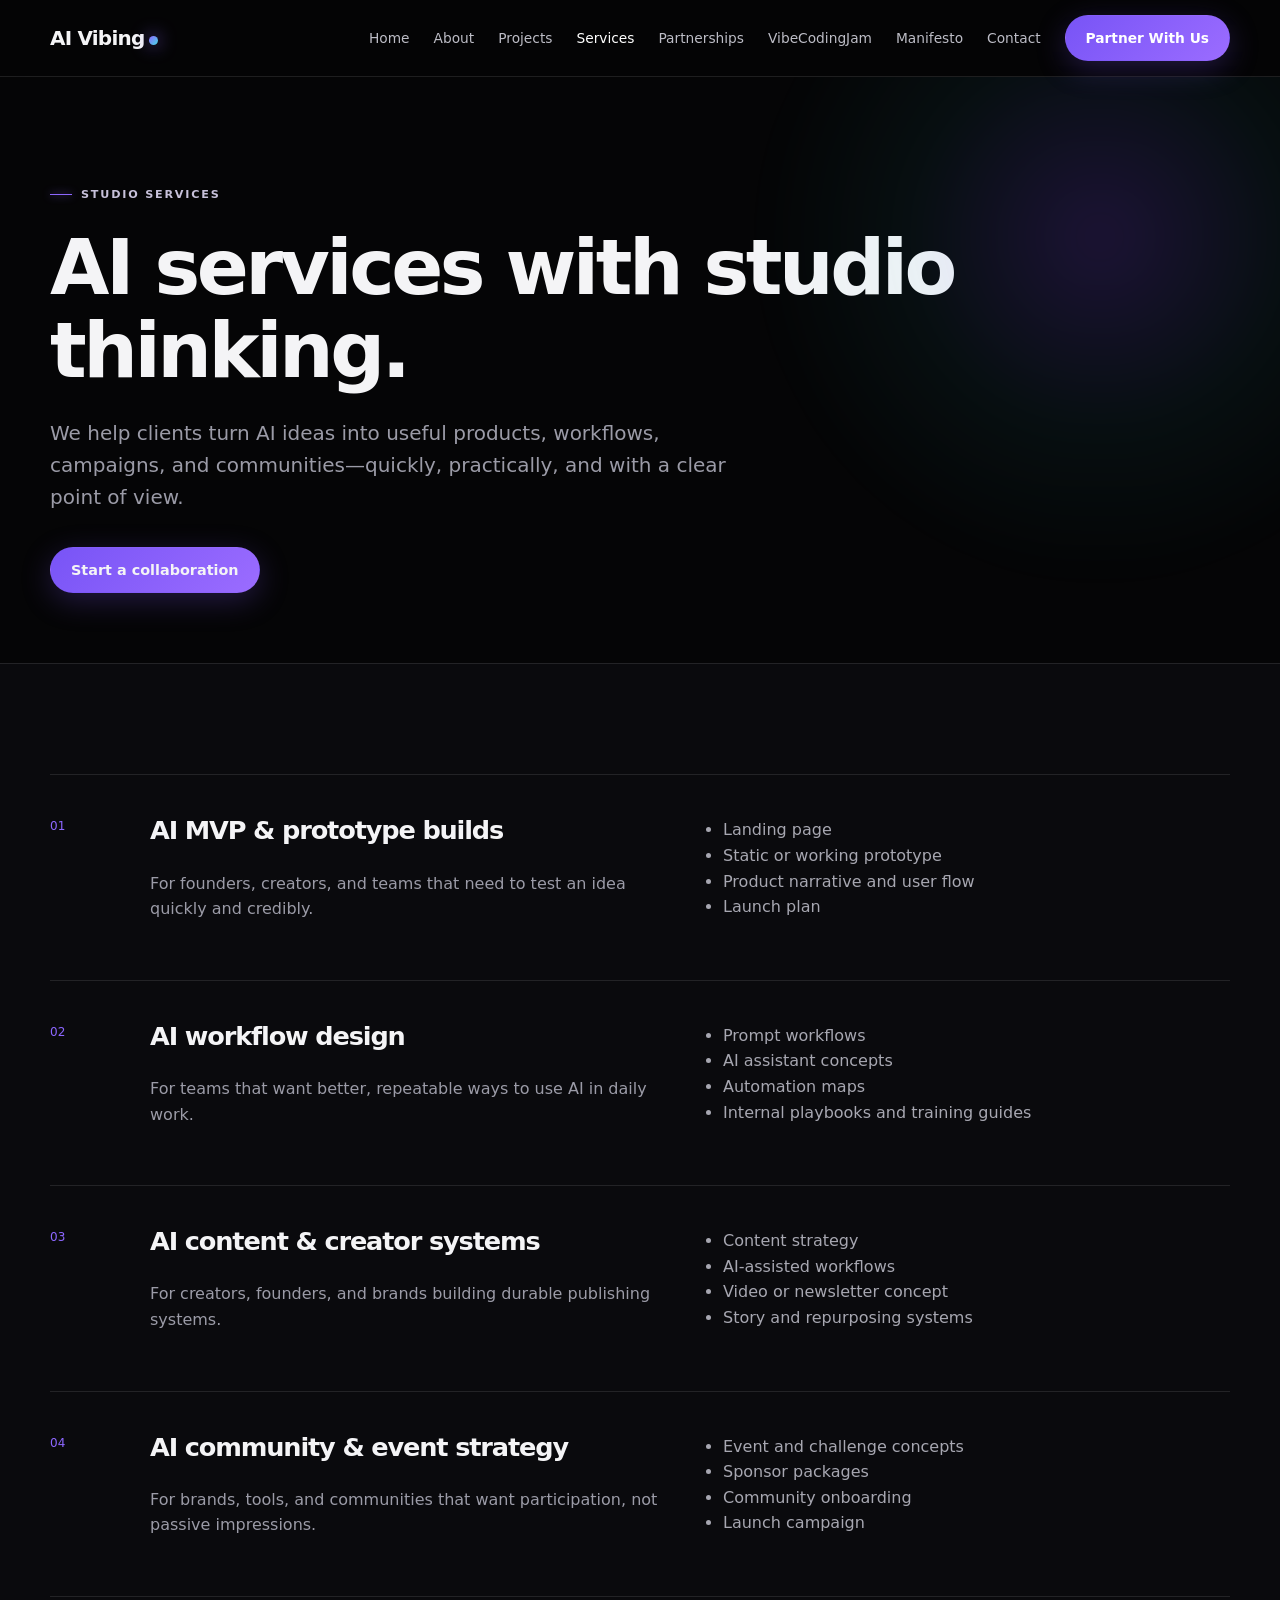
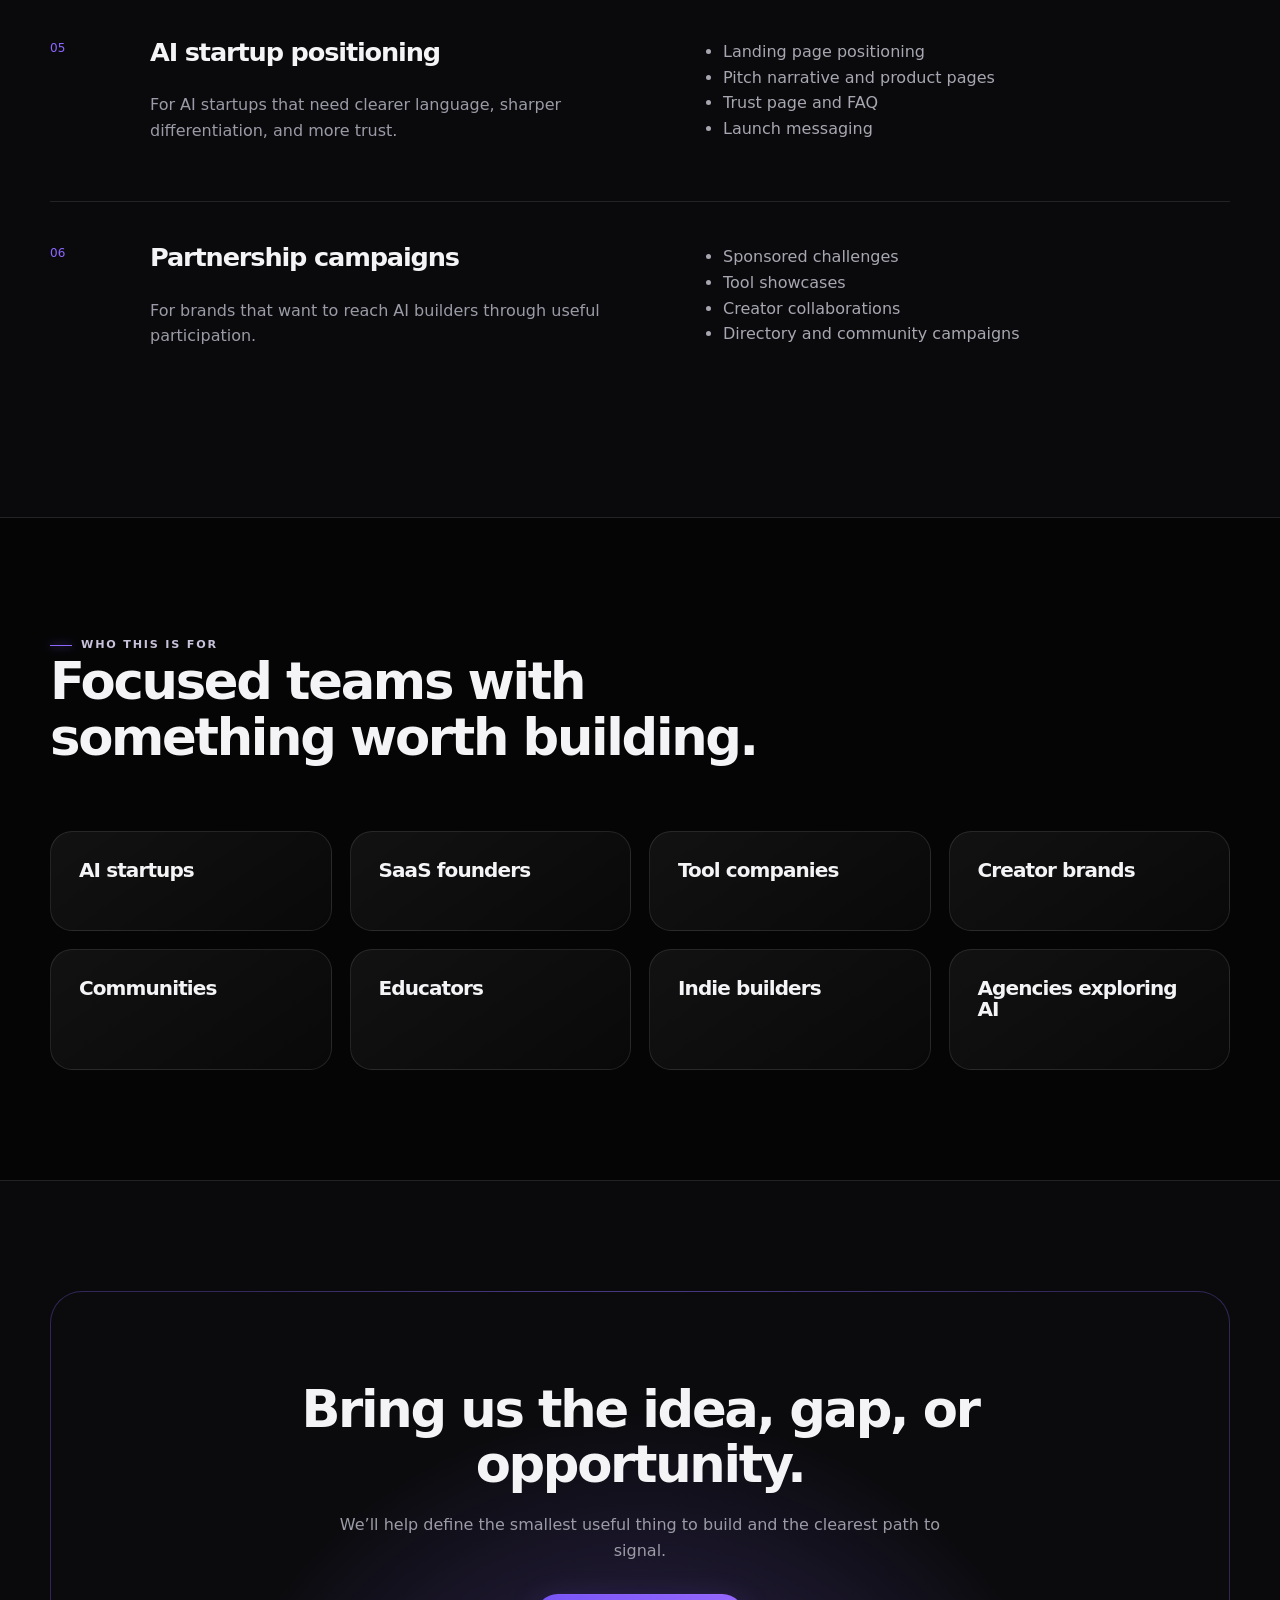
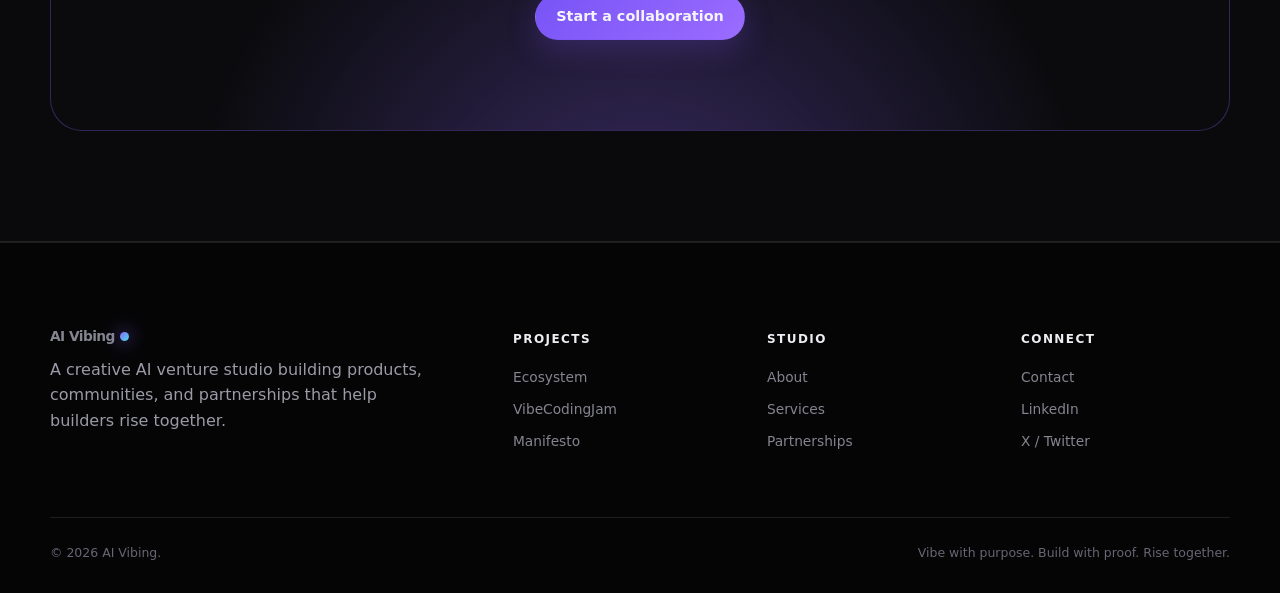
<file: services.html>
<!doctype html><html lang="en"><head><meta charset="utf-8"><meta name="viewport" content="width=device-width,initial-scale=1"><title>Services | AI Strategy, MVPs, Workflows and Community Campaigns</title><meta name="description" content="AI MVPs, workflow design, startup positioning, content systems, community strategy and partnership campaigns from AI Vibing."><link rel="stylesheet" href="assets/css/style.css"></head><body>
<header class="site-header"><nav class="nav container"><a class="logo" href="index.html">AI Vibing<i></i></a><button class="menu-btn" aria-expanded="false" aria-label="Toggle navigation">☰</button><div class="nav-links"><a href="index.html">Home</a><a href="about.html">About</a><a href="projects.html">Projects</a><a class="active" href="services.html">Services</a><a href="partnerships.html">Partnerships</a><a href="vibecodingjam.html">VibeCodingJam</a><a href="manifesto.html">Manifesto</a><a href="contact.html">Contact</a><a class="btn btn-primary" href="partnerships.html">Partner With Us</a></div></nav></header><main>
<section class="hero page-hero"><div class="container"><span class="eyebrow">Studio services</span><h1>AI services with studio thinking.</h1><p class="lede">We help clients turn AI ideas into useful products, workflows, campaigns, and communities—quickly, practically, and with a clear point of view.</p><div class="hero-actions"><a class="btn btn-primary" href="contact.html">Start a collaboration</a></div></div></section>
<section class="dark-band"><div class="container">
<article class="service reveal"><span class="service-num">01</span><div><h3>AI MVP & prototype builds</h3><p>For founders, creators, and teams that need to test an idea quickly and credibly.</p></div><div><ul><li>Landing page</li><li>Static or working prototype</li><li>Product narrative and user flow</li><li>Launch plan</li></ul></div></article>
<article class="service reveal"><span class="service-num">02</span><div><h3>AI workflow design</h3><p>For teams that want better, repeatable ways to use AI in daily work.</p></div><div><ul><li>Prompt workflows</li><li>AI assistant concepts</li><li>Automation maps</li><li>Internal playbooks and training guides</li></ul></div></article>
<article class="service reveal"><span class="service-num">03</span><div><h3>AI content & creator systems</h3><p>For creators, founders, and brands building durable publishing systems.</p></div><div><ul><li>Content strategy</li><li>AI-assisted workflows</li><li>Video or newsletter concept</li><li>Story and repurposing systems</li></ul></div></article>
<article class="service reveal"><span class="service-num">04</span><div><h3>AI community & event strategy</h3><p>For brands, tools, and communities that want participation, not passive impressions.</p></div><div><ul><li>Event and challenge concepts</li><li>Sponsor packages</li><li>Community onboarding</li><li>Launch campaign</li></ul></div></article>
<article class="service reveal"><span class="service-num">05</span><div><h3>AI startup positioning</h3><p>For AI startups that need clearer language, sharper differentiation, and more trust.</p></div><div><ul><li>Landing page positioning</li><li>Pitch narrative and product pages</li><li>Trust page and FAQ</li><li>Launch messaging</li></ul></div></article>
<article class="service reveal"><span class="service-num">06</span><div><h3>Partnership campaigns</h3><p>For brands that want to reach AI builders through useful participation.</p></div><div><ul><li>Sponsored challenges</li><li>Tool showcases</li><li>Creator collaborations</li><li>Directory and community campaigns</li></ul></div></article>
</div></section>
<section><div class="container"><div class="section-head reveal"><div><span class="eyebrow">Who this is for</span><h2>Focused teams with something worth building.</h2></div></div><div class="grid grid-4"><article class="card reveal"><h3>AI startups</h3></article><article class="card reveal"><h3>SaaS founders</h3></article><article class="card reveal"><h3>Tool companies</h3></article><article class="card reveal"><h3>Creator brands</h3></article><article class="card reveal"><h3>Communities</h3></article><article class="card reveal"><h3>Educators</h3></article><article class="card reveal"><h3>Indie builders</h3></article><article class="card reveal"><h3>Agencies exploring AI</h3></article></div></div></section>
<section class="dark-band"><div class="container"><div class="cta-panel reveal"><h2>Bring us the idea, gap, or opportunity.</h2><p>We’ll help define the smallest useful thing to build and the clearest path to signal.</p><a class="btn btn-primary" href="contact.html">Start a collaboration</a></div></div></section></main>
<footer class="site-footer"><div class="container"><div class="footer-grid"><div><a class="logo" href="index.html">AI Vibing<i></i></a><p class="footer-copy">A creative AI venture studio building products, communities, and partnerships that help builders rise together.</p></div><div><h4>Projects</h4><a href="projects.html">Ecosystem</a><a href="vibecodingjam.html">VibeCodingJam</a><a href="manifesto.html">Manifesto</a></div><div><h4>Studio</h4><a href="about.html">About</a><a href="services.html">Services</a><a href="partnerships.html">Partnerships</a></div><div><h4>Connect</h4><a href="contact.html">Contact</a><a href="#">LinkedIn</a><a href="#">X / Twitter</a></div></div><div class="copyright"><span>© 2026 AI Vibing.</span><span>Vibe with purpose. Build with proof. Rise together.</span></div></div></footer><script src="assets/js/main.js"></script></body></html>
</file>
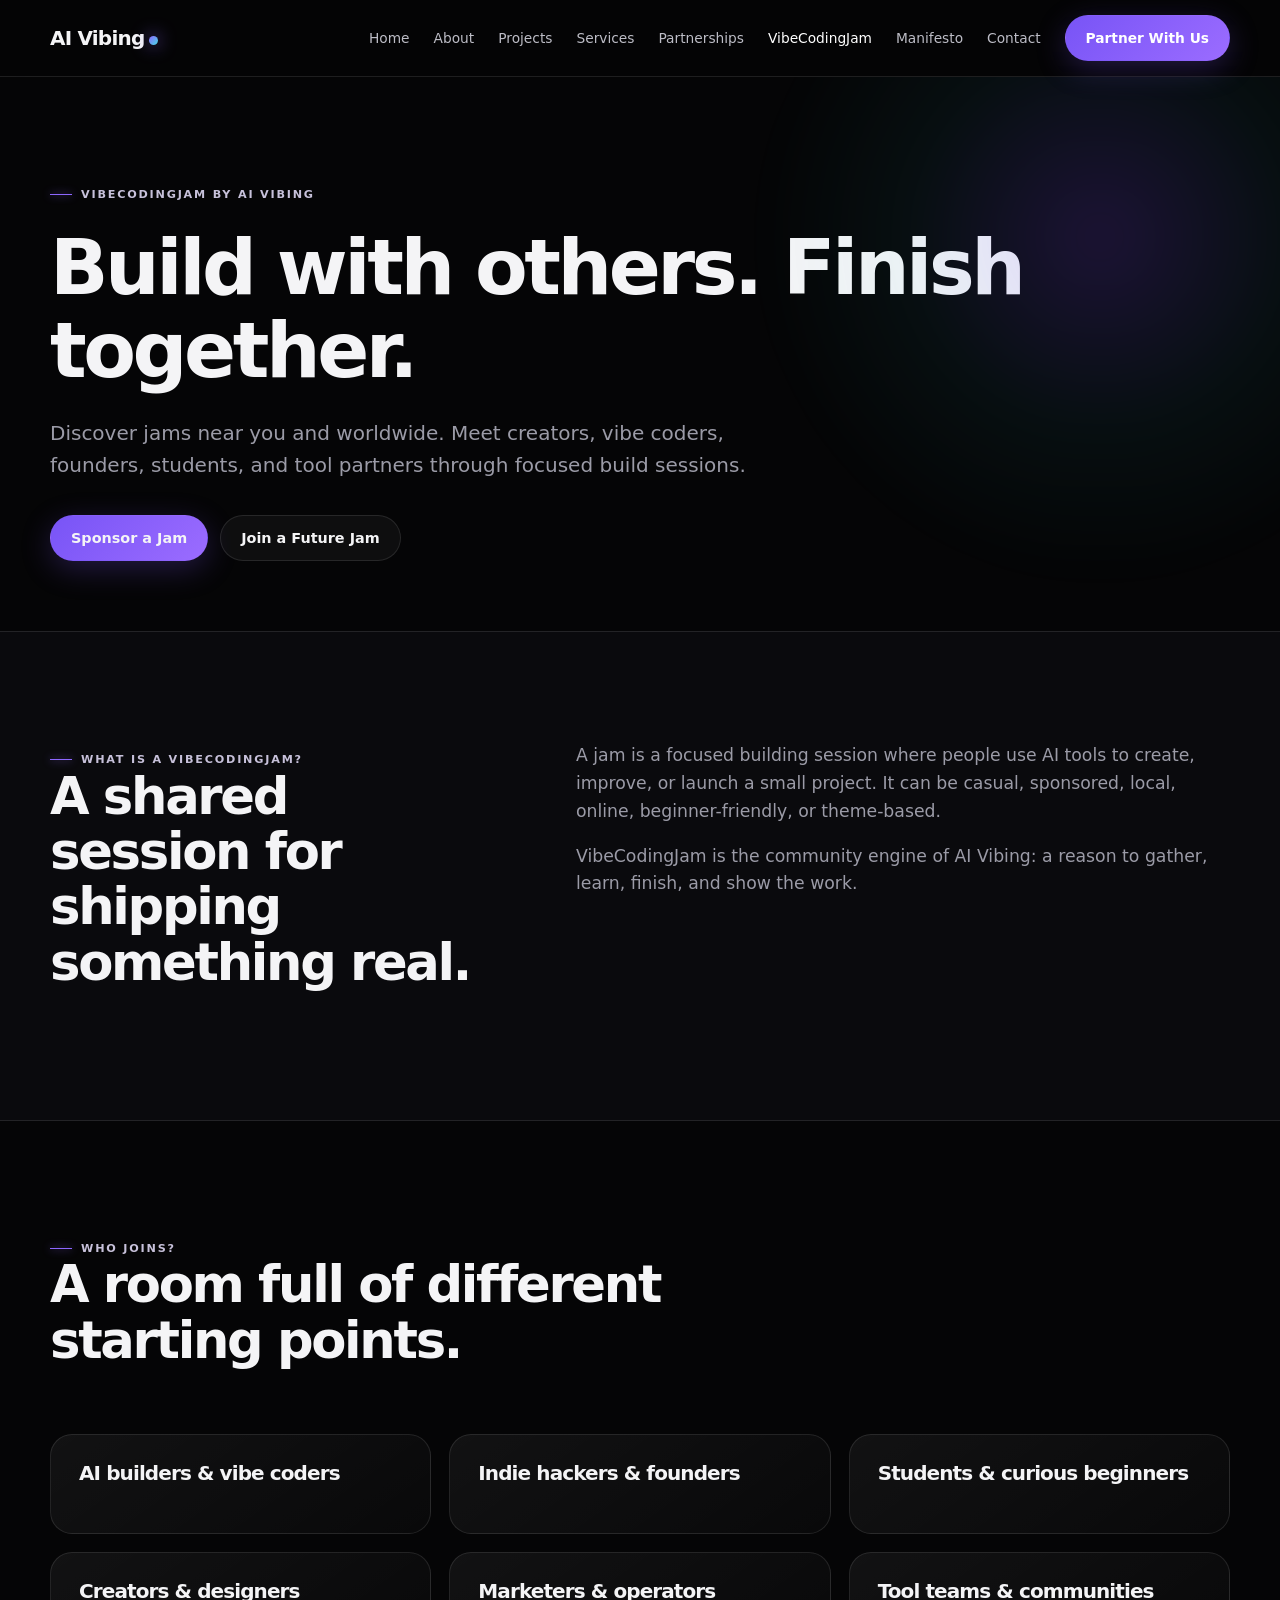
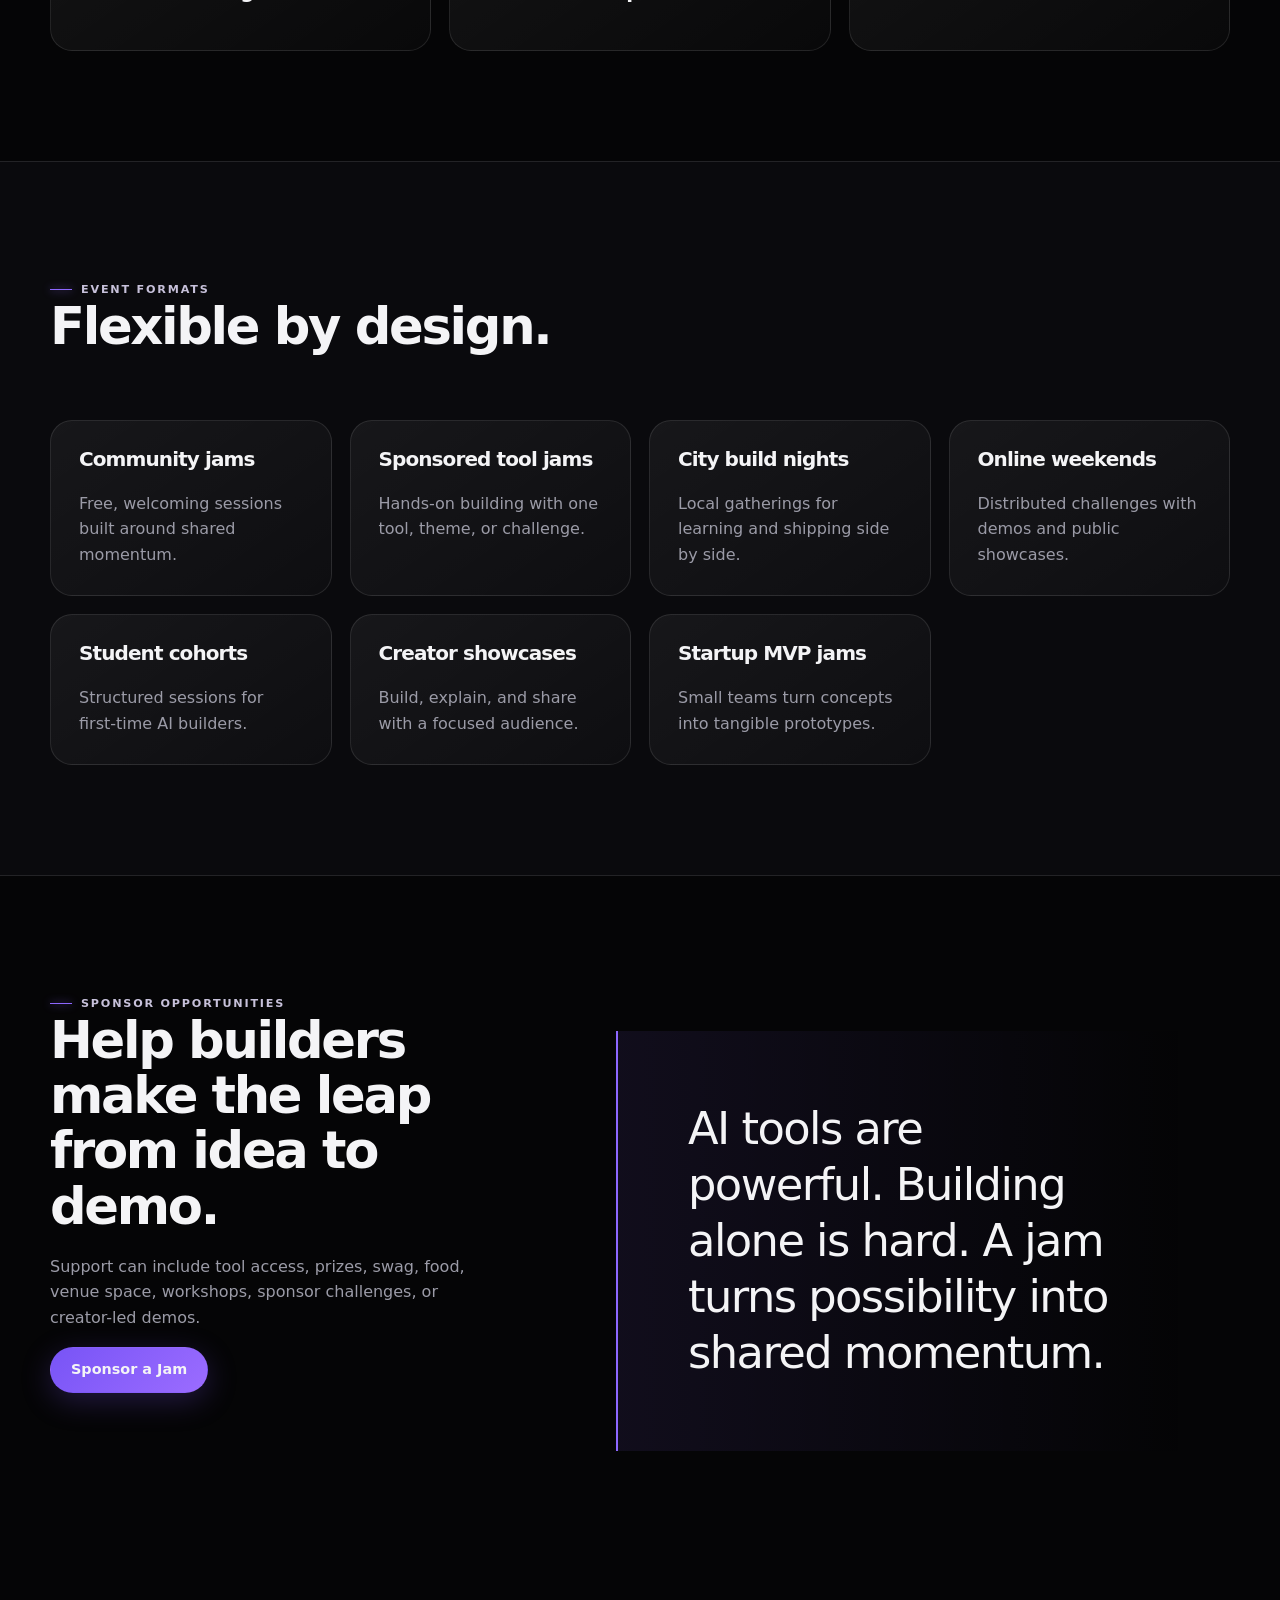
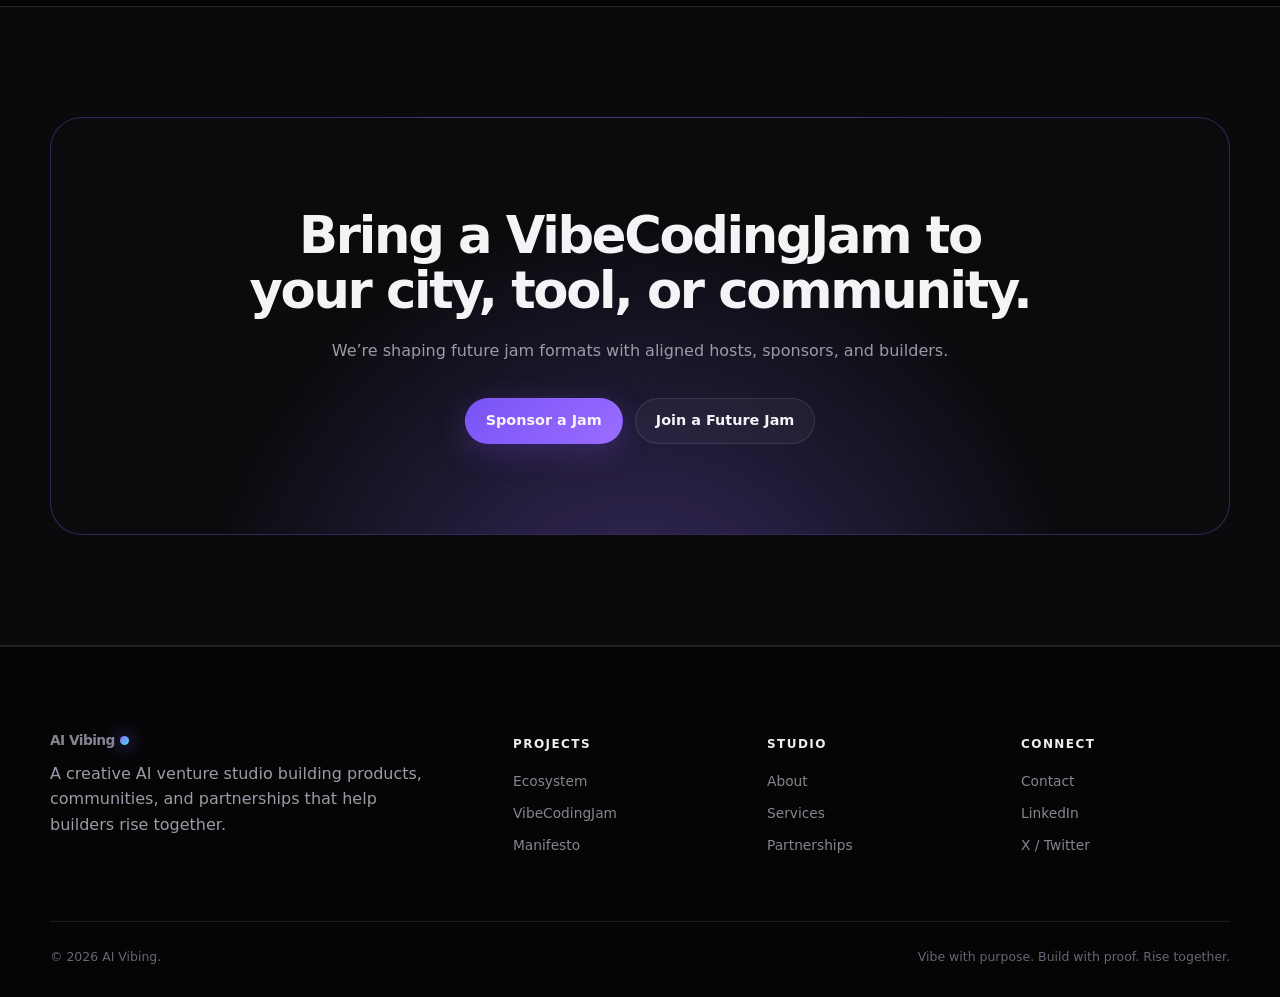
<file: vibecodingjam.html>
<!doctype html><html lang="en"><head><meta charset="utf-8"><meta name="viewport" content="width=device-width,initial-scale=1"><title>VibeCodingJam | Build With Others, Finish Together</title><meta name="description" content="VibeCodingJam brings AI builders together through local build nights, online challenges, workshops and creator showcases."><link rel="stylesheet" href="assets/css/style.css"></head><body>
<header class="site-header"><nav class="nav container"><a class="logo" href="index.html">AI Vibing<i></i></a><button class="menu-btn" aria-expanded="false" aria-label="Toggle navigation">☰</button><div class="nav-links"><a href="index.html">Home</a><a href="about.html">About</a><a href="projects.html">Projects</a><a href="services.html">Services</a><a href="partnerships.html">Partnerships</a><a class="active" href="vibecodingjam.html">VibeCodingJam</a><a href="manifesto.html">Manifesto</a><a href="contact.html">Contact</a><a class="btn btn-primary" href="partnerships.html">Partner With Us</a></div></nav></header><main>
<section class="hero page-hero"><div class="container"><span class="eyebrow">VibeCodingJam by AI Vibing</span><h1>Build with others. Finish together.</h1><p class="lede">Discover jams near you and worldwide. Meet creators, vibe coders, founders, students, and tool partners through focused build sessions.</p><div class="hero-actions"><a class="btn btn-primary" href="contact.html">Sponsor a Jam</a><a class="btn btn-secondary" href="contact.html">Join a Future Jam</a></div></div></section>
<section class="dark-band"><div class="container split"><div class="reveal"><span class="eyebrow">What is a VibeCodingJam?</span><h2>A shared session for shipping something real.</h2></div><div class="split-copy reveal"><p>A jam is a focused building session where people use AI tools to create, improve, or launch a small project. It can be casual, sponsored, local, online, beginner-friendly, or theme-based.</p><p>VibeCodingJam is the community engine of AI Vibing: a reason to gather, learn, finish, and show the work.</p></div></div></section>
<section><div class="container"><div class="section-head reveal"><div><span class="eyebrow">Who joins?</span><h2>A room full of different starting points.</h2></div></div><div class="grid grid-3"><article class="card reveal"><h3>AI builders & vibe coders</h3></article><article class="card reveal"><h3>Indie hackers & founders</h3></article><article class="card reveal"><h3>Students & curious beginners</h3></article><article class="card reveal"><h3>Creators & designers</h3></article><article class="card reveal"><h3>Marketers & operators</h3></article><article class="card reveal"><h3>Tool teams & communities</h3></article></div></div></section>
<section class="dark-band"><div class="container"><div class="section-head reveal"><div><span class="eyebrow">Event formats</span><h2>Flexible by design.</h2></div></div><div class="grid grid-4"><article class="card reveal"><h3>Community jams</h3><p>Free, welcoming sessions built around shared momentum.</p></article><article class="card reveal"><h3>Sponsored tool jams</h3><p>Hands-on building with one tool, theme, or challenge.</p></article><article class="card reveal"><h3>City build nights</h3><p>Local gatherings for learning and shipping side by side.</p></article><article class="card reveal"><h3>Online weekends</h3><p>Distributed challenges with demos and public showcases.</p></article><article class="card reveal"><h3>Student cohorts</h3><p>Structured sessions for first-time AI builders.</p></article><article class="card reveal"><h3>Creator showcases</h3><p>Build, explain, and share with a focused audience.</p></article><article class="card reveal"><h3>Startup MVP jams</h3><p>Small teams turn concepts into tangible prototypes.</p></article></div></div></section>
<section><div class="container split"><div class="reveal"><span class="eyebrow">Sponsor opportunities</span><h2>Help builders make the leap from idea to demo.</h2><p>Support can include tool access, prizes, swag, food, venue space, workshops, sponsor challenges, or creator-led demos.</p><a class="btn btn-primary" href="contact.html">Sponsor a Jam</a></div><blockquote class="quote reveal">AI tools are powerful. Building alone is hard. A jam turns possibility into shared momentum.</blockquote></div></section>
<section class="dark-band"><div class="container"><div class="cta-panel reveal"><h2>Bring a VibeCodingJam to your city, tool, or community.</h2><p>We’re shaping future jam formats with aligned hosts, sponsors, and builders.</p><div class="hero-actions" style="justify-content:center"><a class="btn btn-primary" href="contact.html">Sponsor a Jam</a><a class="btn btn-secondary" href="contact.html">Join a Future Jam</a></div></div></div></section></main>
<footer class="site-footer"><div class="container"><div class="footer-grid"><div><a class="logo" href="index.html">AI Vibing<i></i></a><p class="footer-copy">A creative AI venture studio building products, communities, and partnerships that help builders rise together.</p></div><div><h4>Projects</h4><a href="projects.html">Ecosystem</a><a href="vibecodingjam.html">VibeCodingJam</a><a href="manifesto.html">Manifesto</a></div><div><h4>Studio</h4><a href="about.html">About</a><a href="services.html">Services</a><a href="partnerships.html">Partnerships</a></div><div><h4>Connect</h4><a href="contact.html">Contact</a><a href="#">LinkedIn</a><a href="#">X / Twitter</a></div></div><div class="copyright"><span>© 2026 AI Vibing.</span><span>Vibe with purpose. Build with proof. Rise together.</span></div></div></footer><script src="assets/js/main.js"></script></body></html>
</file>
<file: assets/css/style.css>
:root{--bg:#050506;--bg2:#0a0a0d;--panel:#101015;--panel2:#15151c;--text:#f4f4f6;--muted:#9b9ba7;--line:rgba(255,255,255,.1);--violet:#8d67ff;--cyan:#48dbe7;--gold:#d9b96e;--radius:22px;--max:1180px}
*{box-sizing:border-box}html{scroll-behavior:smooth}body{margin:0;background:var(--bg);color:var(--text);font-family:Inter,ui-sans-serif,system-ui,-apple-system,BlinkMacSystemFont,"Segoe UI",sans-serif;line-height:1.6;overflow-x:hidden}body::before{content:"";position:fixed;inset:0;pointer-events:none;opacity:.2;background-image:linear-gradient(rgba(255,255,255,.018) 1px,transparent 1px),linear-gradient(90deg,rgba(255,255,255,.018) 1px,transparent 1px);background-size:54px 54px;mask-image:linear-gradient(to bottom,#000,transparent 80%)}a{color:inherit;text-decoration:none}button,input,select,textarea{font:inherit}.container{width:min(calc(100% - 40px),var(--max));margin-inline:auto}.site-header{position:sticky;top:0;z-index:50;background:rgba(5,5,6,.75);backdrop-filter:blur(20px);border-bottom:1px solid var(--line)}.nav{height:76px;display:flex;align-items:center;justify-content:space-between}.logo{font-weight:800;letter-spacing:-.04em;font-size:1.25rem}.logo i{display:inline-block;width:9px;height:9px;border-radius:50%;background:linear-gradient(135deg,var(--violet),var(--cyan));box-shadow:0 0 18px var(--violet);margin-left:5px}.nav-links{display:flex;gap:24px;align-items:center}.nav-links>a{font-size:.86rem;color:#bdbdc6;transition:.2s}.nav-links>a:hover,.nav-links>a.active{color:#fff}.nav-links .btn{color:#fff}.menu-btn{display:none;background:none;border:0;color:#fff;padding:8px;font-size:1.4rem}.btn{display:inline-flex;align-items:center;justify-content:center;gap:8px;min-height:46px;padding:0 20px;border-radius:999px;border:1px solid var(--line);font-weight:700;font-size:.9rem;transition:.25s;cursor:pointer}.btn:hover{transform:translateY(-2px);border-color:rgba(255,255,255,.28)}.btn-primary{background:linear-gradient(135deg,#7854f6,#9b6cff);box-shadow:0 8px 30px rgba(125,85,245,.25);border-color:transparent}.btn-secondary{background:rgba(255,255,255,.04)}.eyebrow{display:inline-flex;align-items:center;gap:9px;color:#c7c1da;text-transform:uppercase;letter-spacing:.16em;font-weight:700;font-size:.7rem}.eyebrow::before{content:"";width:22px;height:1px;background:var(--violet);box-shadow:0 0 8px var(--violet)}h1,h2,h3,p{margin-top:0}h1,h2,h3{line-height:1.08;letter-spacing:-.045em}h1{font-size:clamp(3rem,6.2vw,6.4rem);max-width:1000px;margin:24px 0}h2{font-size:clamp(2.1rem,4vw,4rem);margin-bottom:20px}h3{font-size:1.25rem}p{color:var(--muted)}.lede{font-size:clamp(1.05rem,1.5vw,1.28rem);max-width:730px}.hero{position:relative;min-height:730px;display:flex;align-items:center;padding:100px 0 80px;overflow:hidden}.hero::after{content:"";position:absolute;width:720px;height:720px;right:-180px;top:-200px;background:radial-gradient(circle,rgba(125,78,255,.19),rgba(52,209,224,.05) 38%,transparent 68%);filter:blur(16px);pointer-events:none}.hero-copy{position:relative;z-index:2}.hero-actions{display:flex;gap:12px;margin-top:34px;flex-wrap:wrap}.hero-home .hero-copy{width:58%}.orbit{position:absolute;right:-4%;top:50%;transform:translateY(-47%);width:550px;height:550px;z-index:1}.orbit-ring{position:absolute;border:1px solid rgba(255,255,255,.1);border-radius:50%;inset:9%;animation:spin 50s linear infinite}.orbit-ring:nth-child(2){inset:24%;animation-direction:reverse;animation-duration:34s}.orbit-core{position:absolute;left:50%;top:50%;transform:translate(-50%,-50%);width:112px;height:112px;border-radius:50%;display:grid;place-items:center;text-align:center;background:radial-gradient(circle at 35% 30%,#37304d,#111118 70%);border:1px solid rgba(166,130,255,.55);box-shadow:0 0 70px rgba(123,78,255,.26);font-weight:800;line-height:1.1}.node{position:absolute;padding:8px 12px;border-radius:999px;background:rgba(13,13,18,.9);border:1px solid var(--line);color:#d7d7df;font-size:.69rem;box-shadow:0 5px 24px rgba(0,0,0,.4);white-space:nowrap}.n1{left:42%;top:3%}.n2{right:-2%;top:28%}.n3{right:4%;bottom:22%}.n4{left:39%;bottom:1%}.n5{left:-2%;bottom:26%}.n6{left:1%;top:24%}.n7{left:25%;top:17%}.n8{right:20%;bottom:11%}.n9{right:16%;top:11%}@keyframes spin{to{transform:rotate(360deg)}}section{position:relative;padding:110px 0}.section-head{display:flex;justify-content:space-between;gap:50px;align-items:end;margin-bottom:46px}.section-head>div:first-child{max-width:750px}.section-head p{max-width:500px}.grid{display:grid;gap:18px}.grid-2{grid-template-columns:repeat(2,1fr)}.grid-3{grid-template-columns:repeat(3,1fr)}.grid-4{grid-template-columns:repeat(4,1fr)}.card{position:relative;padding:28px;border:1px solid var(--line);background:linear-gradient(145deg,rgba(255,255,255,.055),rgba(255,255,255,.018));border-radius:var(--radius);overflow:hidden;transition:.28s}.card:hover{transform:translateY(-5px);border-color:rgba(141,103,255,.38);background:linear-gradient(145deg,rgba(141,103,255,.1),rgba(255,255,255,.025))}.card p:last-child{margin-bottom:0}.card-index{display:block;color:var(--violet);font-size:.7rem;letter-spacing:.14em;margin-bottom:34px}.icon{width:44px;height:44px;border-radius:13px;display:grid;place-items:center;background:rgba(141,103,255,.12);color:#b69dff;border:1px solid rgba(141,103,255,.2);margin-bottom:32px}.badge{display:inline-flex;padding:5px 9px;border-radius:999px;background:rgba(72,219,231,.08);border:1px solid rgba(72,219,231,.2);color:#8de8ef;font-size:.66rem;font-weight:700;letter-spacing:.06em;text-transform:uppercase}.project-card{min-height:290px;display:flex;flex-direction:column}.project-card .badge{align-self:flex-start;margin-bottom:42px}.project-card h3{font-size:1.55rem}.project-card .card-link{margin-top:auto;padding-top:20px;color:#ddd;font-size:.82rem;font-weight:700}.card-link::after{content:" ↗";color:var(--violet)}.project-meta{font-size:.74rem;color:#73737f;text-transform:uppercase;letter-spacing:.1em;margin-bottom:10px}.dark-band{background:var(--bg2);border-block:1px solid var(--line)}.quote{padding:70px;border-left:2px solid var(--violet);background:linear-gradient(90deg,rgba(141,103,255,.09),transparent);font-size:clamp(1.8rem,3.5vw,3.4rem);line-height:1.25;letter-spacing:-.035em}.process{counter-reset:step}.process .card::before{counter-increment:step;content:"0" counter(step);display:block;color:#666674;font-size:.72rem;letter-spacing:.12em;margin-bottom:42px}.process .card{min-height:260px}.manifesto-preview{background:radial-gradient(circle at 85% 30%,rgba(72,219,231,.09),transparent 30%),linear-gradient(135deg,#0e0e14,#08080a);border:1px solid var(--line);border-radius:32px;padding:clamp(35px,6vw,78px)}.manifesto-lines{font-size:clamp(1.35rem,2.4vw,2.4rem);line-height:1.45;letter-spacing:-.03em;color:#c8c8d0}.cta-panel{text-align:center;border:1px solid rgba(141,103,255,.3);border-radius:32px;padding:90px 30px;background:radial-gradient(circle at 50% 130%,rgba(141,103,255,.35),transparent 55%),#0b0b0e}.cta-panel h2{max-width:800px;margin-inline:auto}.cta-panel p{max-width:650px;margin:0 auto 30px}.site-footer{padding:72px 0 30px;border-top:1px solid var(--line)}.footer-grid{display:grid;grid-template-columns:2fr 1fr 1fr 1fr;gap:45px}.footer-grid h4{font-size:.75rem;text-transform:uppercase;letter-spacing:.12em;color:#ededf2}.footer-grid a{display:block;color:#858590;font-size:.86rem;margin:10px 0}.footer-grid a:hover{color:#fff}.footer-copy{max-width:380px}.copyright{border-top:1px solid var(--line);margin-top:55px;padding-top:25px;color:#666674;font-size:.78rem;display:flex;justify-content:space-between}.page-hero{min-height:520px;padding-bottom:70px}.page-hero h1{font-size:clamp(3.2rem,6vw,5.8rem)}.page-hero .lede{font-size:1.25rem}.split{display:grid;grid-template-columns:.8fr 1.2fr;gap:90px}.split-copy p{font-size:1.08rem}.list{padding:0;margin:0;list-style:none}.list li{padding:14px 0;border-bottom:1px solid var(--line);color:#c8c8d0}.detail-card h3{font-size:1.5rem}.detail-card h4{font-size:.7rem;text-transform:uppercase;letter-spacing:.12em;color:#737380;margin:24px 0 6px}.filters{display:flex;gap:8px;flex-wrap:wrap;margin-bottom:34px}.filter-btn{border:1px solid var(--line);background:transparent;color:#aaaab5;border-radius:999px;padding:9px 16px;cursor:pointer}.filter-btn.active,.filter-btn:hover{background:#fff;color:#08080a}.project-detail.hidden{display:none}.service{display:grid;grid-template-columns:70px 1fr 1fr;gap:30px;padding:42px 0;border-top:1px solid var(--line)}.service-num{color:var(--violet);font-size:.75rem}.service h3{font-size:1.6rem}.service ul{margin:0;padding-left:18px;color:#a7a7b1}.editorial{max-width:840px;margin:auto}.editorial p{font-family:Georgia,"Times New Roman",serif;font-size:clamp(1.3rem,2.2vw,1.8rem);line-height:1.7;color:#d4d4d9}.editorial .final-line{font-family:inherit;font-weight:800;font-size:clamp(2rem,4vw,4rem);line-height:1.15;color:#fff;margin-top:80px}.contact-layout{display:grid;grid-template-columns:1.2fr .8fr;gap:60px}.contact-form{padding:35px;border:1px solid var(--line);border-radius:var(--radius);background:var(--panel)}.form-grid{display:grid;grid-template-columns:1fr 1fr;gap:18px}.field{margin-bottom:18px}.field.full{grid-column:1/-1}.field label{display:block;font-size:.78rem;color:#b9b9c2;margin-bottom:7px}.field input,.field select,.field textarea{width:100%;border:1px solid var(--line);background:#09090c;color:#fff;border-radius:11px;padding:13px 14px;outline:none}.field input:focus,.field select:focus,.field textarea:focus{border-color:var(--violet);box-shadow:0 0 0 3px rgba(141,103,255,.1)}.field textarea{min-height:150px;resize:vertical}.error{color:#ff8e9a;font-size:.72rem;margin-top:5px}.success{display:none;padding:16px;border:1px solid rgba(72,219,231,.3);background:rgba(72,219,231,.08);color:#a4edf2;border-radius:12px;margin-top:16px}.contact-side .card{margin-bottom:16px}.reveal{opacity:0;transform:translateY(24px);transition:opacity .65s ease,transform .65s ease}.reveal.visible{opacity:1;transform:none}
@media(max-width:1000px){.nav-links{position:fixed;inset:76px 0 auto;background:#09090c;border-bottom:1px solid var(--line);padding:20px;display:none;flex-direction:column;align-items:stretch}.nav-links.open{display:flex}.menu-btn{display:block}.hero-home .hero-copy{width:72%}.orbit{opacity:.38;right:-28%}.grid-4{grid-template-columns:repeat(2,1fr)}.grid-3{grid-template-columns:repeat(2,1fr)}.split{gap:45px}.footer-grid{grid-template-columns:2fr 1fr 1fr}.footer-grid>div:last-child{grid-column:2}.service{grid-template-columns:50px 1fr}.service>div:last-child{grid-column:2}}
@media(max-width:700px){.container{width:min(calc(100% - 28px),var(--max))}.hero{min-height:660px;padding-top:80px}.hero-home .hero-copy{width:100%}.orbit{top:28%;right:-75%;opacity:.18}.grid-2,.grid-3,.grid-4,.split,.contact-layout,.footer-grid{grid-template-columns:1fr}.section-head{display:block}.section-head p{margin-top:20px}.quote{padding:40px 24px}section{padding:78px 0}.service{grid-template-columns:1fr;gap:10px}.service>div:last-child{grid-column:auto}.form-grid{grid-template-columns:1fr}.footer-grid>div:last-child{grid-column:auto}.copyright{display:block}.page-hero{min-height:470px}.manifesto-preview{border-radius:22px}}
@media(prefers-reduced-motion:reduce){html{scroll-behavior:auto}.orbit-ring{animation:none}.reveal{opacity:1;transform:none}}
.editorial p{font-size:clamp(1.05rem,1.35vw,1.28rem);line-height:1.75}
.card:not(.project-card)>.badge{margin-bottom:22px}
</file>
